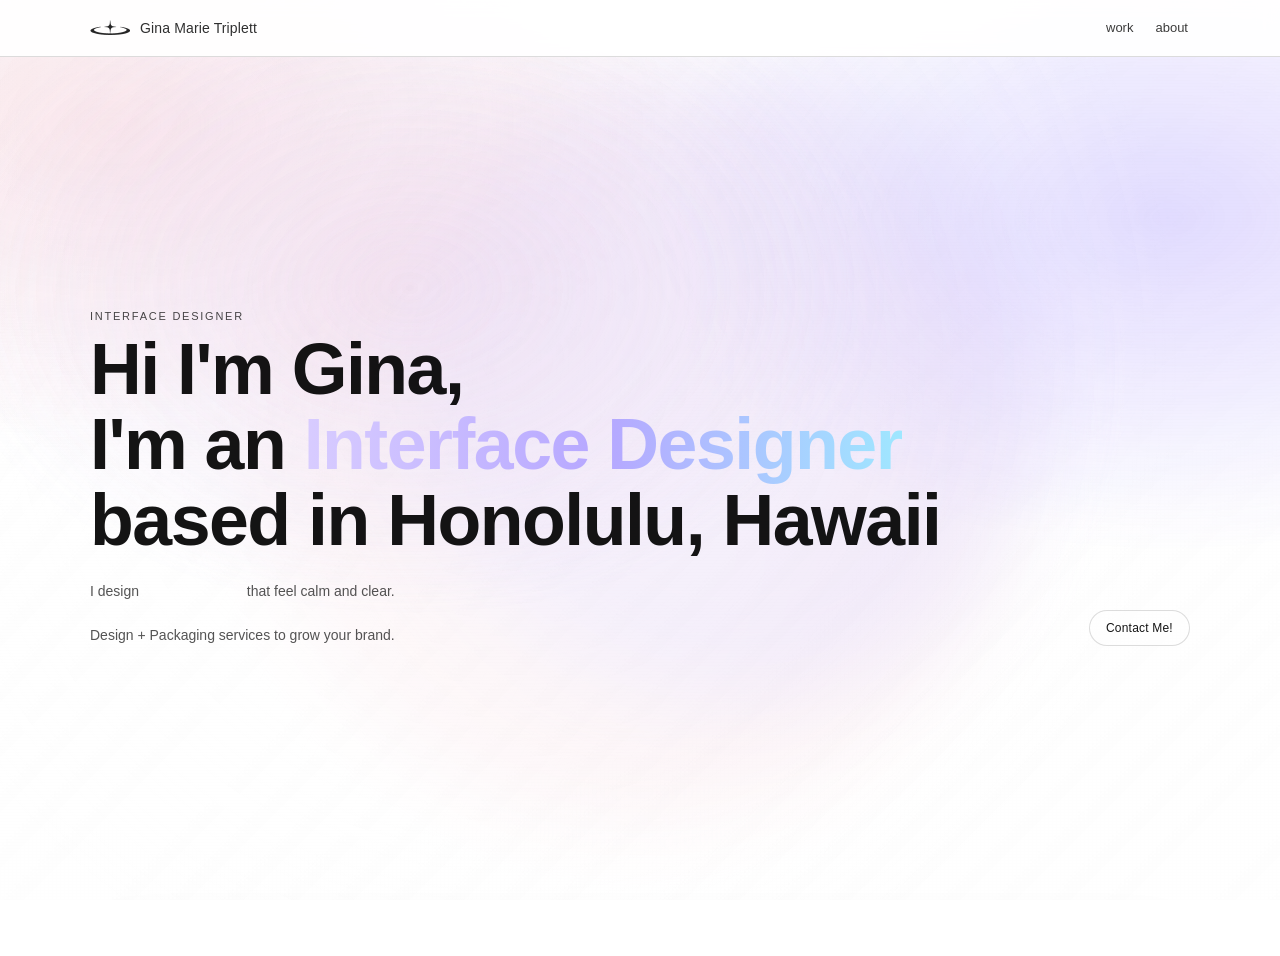
<file: index.html>
<!doctype html>
<html lang="en">

<head>
    <meta charset="utf-8" />
    <meta name="viewport" content="width=device-width,initial-scale=1" />
    <title>Gina Marie Triplett — Portfolio</title>

    <!-- CONNECT CSS -->
    <link rel="stylesheet" href="css/style.css" />
</head>

<body>

    <!-- FLUID BACKGROUND (GLOBAL) -->
    <link rel="stylesheet" href="css/fluidbackground.css" />
    <div class="bg" aria-hidden="true">
        <div class="blob blob--1"></div>
        <div class="blob blob--2"></div>
        <div class="blob blob--3"></div>
    </div>
    <script src="js/fluidbackground.js"></script>

    <!-- LOADER -->
    <link rel="stylesheet" href="css/loader.css" />
    <div class="loader" id="loader" aria-label="Loading screen" role="status">
        <div class="loader-parallax" aria-hidden="true">
            <div class="layer l1"></div>
            <div class="layer l2"></div>
            <div class="layer l3"></div>
            <div class="layer grain"></div>
        </div>

        <div class="loader-inner">
            <div class="loader-row">
                <span class="loader-brand">Gina Marie Triplett</span>
                <span class="loader-pct" id="loaderPct">0%</span>
            </div>

            <div class="loader-bar" aria-hidden="true">
                <div class="loader-fill" id="loaderFill"></div>
            </div>

            <p class="loader-sub">Loading portfolio…</p>
        </div>
    </div>
    <script src="js/loader.js"></script>

    <!-- HEADER -->
    <header class="site-header">
        <div class="wrap nav">
            <a class="brand" href="#top">
                <img src="img/star-black-2.png" alt="">
                Gina Marie Triplett</a>

            <nav class="menu" aria-label="Primary">
                <!-- <a href="#top" class="active">home</a> -->
                <a href="#projects">work</a>
                <a href="#about">about</a>
                <!-- <a href="#contact">contact</a> -->
            </nav>
        </div>

        <div class="progress" aria-hidden="true">
            <span id="progressFill"></span>
        </div>

    </header>

    <!-- SCROLL TRACKING -->
    <main class="scroll-parent" id="scroll-parent">

        <!-- HERO -->
        <section class="snap-sec hero" id="top" aria-label="Hero" data-theme="hero">
            <div class="hero-parallax" aria-hidden="true">
                <div class="layer l1"></div>
                <div class="layer l2"></div>
                <div class="layer l3"></div>
                <div class="layer grain"></div>
            </div>

            <div class="wrap hero-grid">
                <div class="hero-copy anim hero-parallax-text">
                    <p class="eyebrow">INTERFACE DESIGNER</p>

                    <h1 class="typing">
                        Hi I'm Gina,<br>
                        I'm an <span class="accent">Interface Designer</span><br>
                        based in Honolulu, Hawaii
                    </h1>

                    <!-- ENABLE ROTATOR -->
                    <link rel="stylesheet" href="css/rotator.css">
                    <p class="rotator" aria-label="Rotating tagline">
                        <span>I design</span>
                        <span class="rotator-word" id="rotWord">interfaces</span>
                        <span>that feel calm and clear.</span>
                    </p>
                    <script src="js/rotator.js"></script>

                    <p class="lead">Design + Packaging services to grow your brand.</p>
                </div>

                <div class="hero-cta anim hero-parallax-text">
                    <a class="btn btn-outline" href="#contact">Contact Me!</a>
                </div>
            </div>
        </section>

        <!-- PROJECTS -->
        <section class="snap-sec projects" id="projects" aria-label="Projects" data-theme="projects">
            <div class="wrap panel panel--glass">

                <div class="strip" aria-label="Skills banner">
                    <div class="strip-inner">
                        <div class="marquee" aria-hidden="true">
                            <span>Interface Design</span><span class="dot">•</span>
                            <span>Design Systems</span><span class="dot">•</span>
                            <span>Logo Design</span><span class="dot">•</span>
                            <span>Brand Identity</span><span class="dot">•</span>
                            <span>Packaging Strategy</span><span class="dot">•</span>
                            <span>Scroll-Trigger Transitions</span><span class="dot">•</span>
                            <span>Motion &amp; Animation</span><span class="dot">•</span>
                            <span>Interactive Prototypes</span><span class="dot">•</span>
                            <span>Responsive Web Design</span><span class="dot">•</span>
                            <span>UI Architecture</span><span class="dot">•</span>
                            <span>Thoughtful Micro-Interactions</span><span class="dot">•</span>
                            <span>Calm, Clear UX</span><span class="dot">•</span>
                            <span>Designed in Honolulu</span><span class="dot">•</span>

                            <span>Interface Design</span><span class="dot">•</span>
                            <span>Design Systems</span><span class="dot">•</span>
                            <span>Logo Design</span><span class="dot">•</span>
                            <span>Brand Identity</span><span class="dot">•</span>
                            <span>Packaging Strategy</span><span class="dot">•</span>
                            <span>Scroll-Trigger Transitions</span><span class="dot">•</span>
                            <span>Motion &amp; Animation</span><span class="dot">•</span>
                            <span>Interactive Prototypes</span><span class="dot">•</span>
                            <span>Responsive Web Design</span><span class="dot">•</span>
                            <span>UI Architecture</span><span class="dot">•</span>
                            <span>Thoughtful Micro-Interactions</span><span class="dot">•</span>
                            <span>Calm, Clear UX</span><span class="dot">•</span>
                            <span>Designed in Honolulu</span><span class="dot">•</span>
                        </div>
                    </div>
                </div>

                <div class="section-head anim">
                    <p class="eyebrow">SELECTED WORK</p>
                    <h2 class="h2">Work</h2>
                    <p class="muted">A few highlights from UI, branding, and web builds.</p>
                </div>

                <div class="grid anim" aria-label="Project grid">

                    <!-- <a class="card card--featured" href="aetherair-branding/index.html"> -->
                    <a class="card card--featured card--aether-branding" href="aetherair-branding/index.html">
                        <div class="thumb">
                            <img src="img/1-branding-airline-gate-aa.jpg"
                                alt="Aether Airlines branding shown on an airport gate sign">
                        </div>
                        <div class="meta">
                            <h3>Aether Airlines - Branding</h3>
                            <p>Logo Design, Brand Identity</p>
                        </div>
                    </a>


                    <a class="card card--aether-web" href="aetherair-website/index.html">
                        <div class="thumb">
                            <img src="img/1-aetherair-website.jpg" alt="Aether Airlines website design">
                        </div>
                        <div class="meta">
                            <h3>Aether Airlines - Website</h3>
                            <p>Responsive Web Design, UI Architecture</p>
                        </div>
                    </a>

                    <a class="card card--aether-mobile" href="aetherair-mobile/index.html">
                        <div class="thumb">
                            <img src="img/1-aetherair-mobileapp.jpg" alt="Aether Airlines mobile app design">
                        </div>
                        <div class="meta">
                            <h3>Aether Airlines - Mobile App</h3>
                            <p>Mobile Design, Airline Mobile Features</p>
                        </div>
                    </a>


                    <!-- <a class="card" href="aetherair-website/index.html">
                        <div class="thumb">
                            <img src="img/1-aetherair-website.jpg" alt="Aether Airlines website design">
                        </div>
                        <div class="meta">
                            <h3>Aether Airlines - Website</h3>
                            <p>Responsive Web Design, UI Architecture</p>
                        </div>
                    </a>

                    <a class="card" href="aetherair-mobile/index.html">
                        <div class="thumb">
                            <img src="img/1-aetherair-mobileapp.jpg" alt="Aether Airlines mobile app design">
                        </div>
                        <div class="meta">
                            <h3>Aether Airlines - Mobile App</h3>
                            <p>Mobile Design, Airline Mobile Features</p>
                        </div>
                    </a> -->

                    <a class="card" href="tourism-logo/index.html">
                        <div class="thumb">
                            <img src="img/amsterdam-thumbnail-logo.jpg" alt="Amsterdam logo design">
                        </div>
                        <div class="meta">
                            <h3>Amsterdam Logo</h3>
                            <p>Logo Design</p>
                        </div>
                    </a>

                    <a class="card" href="ll-animation/index.html">
                        <div class="thumb">
                            <img src="img/animation-yellow-bg-logo.jpg" alt="L&L animation branding">
                        </div>
                        <div class="meta">
                            <h3>L&L Animation</h3>
                            <p>Motion Graphics, Brand Identity Animation</p>
                        </div>
                    </a>

                    <a class="card" href="volt-fitness/index.html">
                        <div class="thumb">
                            <img src="img/volt-mock-logo.jpg" alt="Volt fitness tracker branding">
                        </div>
                        <div class="meta">
                            <h3>Volt Fitness Tracker</h3>
                            <p>Brand Identity, Logo Design, Website Design</p>
                        </div>
                    </a>
                </div>
            </div>
            </div>
        </section>

        <!-- ABOUT -->
        <section class="snap-sec about" id="about" aria-label="About" data-theme="about">
            <div class="wrap panel panel--glass">
                <div class="about-card anim">
                    <img class="about-img" src="img/gina-pic-dog.png" alt="Portrait of Gina Marie Triplett" />

                    <div class="about-copy">
                        <p class="eyebrow">THE CREATIVE</p>
                        <h2>About Me</h2>

                        <p class="muted">
                            I’m an interface designer based in Honolulu, focused on building clean, structured visual
                            systems for digital products. My work emphasizes clarity, consistency, and thoughtful
                            interaction design.
                        </p>

                        <p class="muted">
                            Outside of design, I’m usually at the beach, running, playing pickleball, or training at the
                            gym.
                            I also enjoy trying new foods, baking, and gaming on my Nintendo Switch.
                        </p>
                    </div>
                </div>
            </div>
        </section>

        <!-- CONTACT -->
        <section class="snap-sec contact" id="contact" aria-label="Contact" data-theme="contact">
            <div class="wrap panel panel--glass">
                <div class="contact-card anim">
                    <div class="contact-copy">
                        <p class="eyebrow">WORK TOGETHER</p>
                        <h2>Contact</h2>
                        <p class="muted">Impacting the world one design at a time.</p>

                        <div class="contact-actions">
                            <a class="btn btn-outline" href="https://www.linkedin.com/in/ginamarietriplett/"
                                target="_blank" rel="noreferrer">LinkedIn</a>
                            <a class="btn btn-outline" href="mailto:ginamarietriplett@gmail.com">Email</a>
                            <a class="btn btn-outline" href="img/ginamarietriplettresume26.pdf" target="_blank"
                                rel="noreferrer">Resume</a>
                        </div>
                    </div>
                </div>
            </div>
        </section>

        <!-- FOOTER -->
        <section class="snap-sec footer-sec" aria-label="Footer" data-theme="footer">

            <footer class="footer wrap anim">
                <div class="footer-row">

                    <!-- CENTER GROUP -->
                    <div class="footer-center">
                        <img src="img/star-black-2.png" alt="logo">

                        <span class="footer-name">
                            Gina Marie Triplett <span class="copyright">©</span>
                        </span>
                    </div>

                    <!-- RIGHT NAV -->
                    <nav class="footer-links" aria-label="Footer links">

                        <a href="#projects">Work</a>
                        <a href="#about">About</a>
                    </nav>

                </div>
            </footer>


            <!-- <footer class="footer-sec">
                <div class="wrap footer-row">

                    
                    <div class="footer-left">
                        <img src="img/star-black-2.png" alt="logo">
                        <span class="footer-name">Gina Marie Triplett</span>
                        <span class="copyright">©</span>
                    </div>

                    
                    <div class="footer-links">
                        <a href="#top">Home</a>
                        <a href="#projects">Work</a>
                        <a href="#about">About</a>
                        <a href="#contact">Contact</a>
                    </div>

                </div>
            </footer> -->


            <!-- <footer class="footer wrap anim">
                <div class="footer-row">
                    <small>© <span id="year"></span> <img src="img/star-black-2.png" alt="logo">
                        <span class="footer-name">
                            Gina Marie Triplett <span class="copyright">©</span>
                        </span>
                </div>
                <nav class="footer-links" aria-label="Footer links">
                    <a href="#top">Home</a>
                    <a href="#projects">Work</a>
                    <a href="#about">About</a>
                </nav>
                </div>
            </footer> -->
        </section>

    </main>

    <!-- ENABLE ON SCROLL TRIGGER EVENTS -->
    <link rel="stylesheet" href="css/scrolltriggers.css">
    <script src="js/scrolltriggers.js"></script>




</body>

</html>
</file>
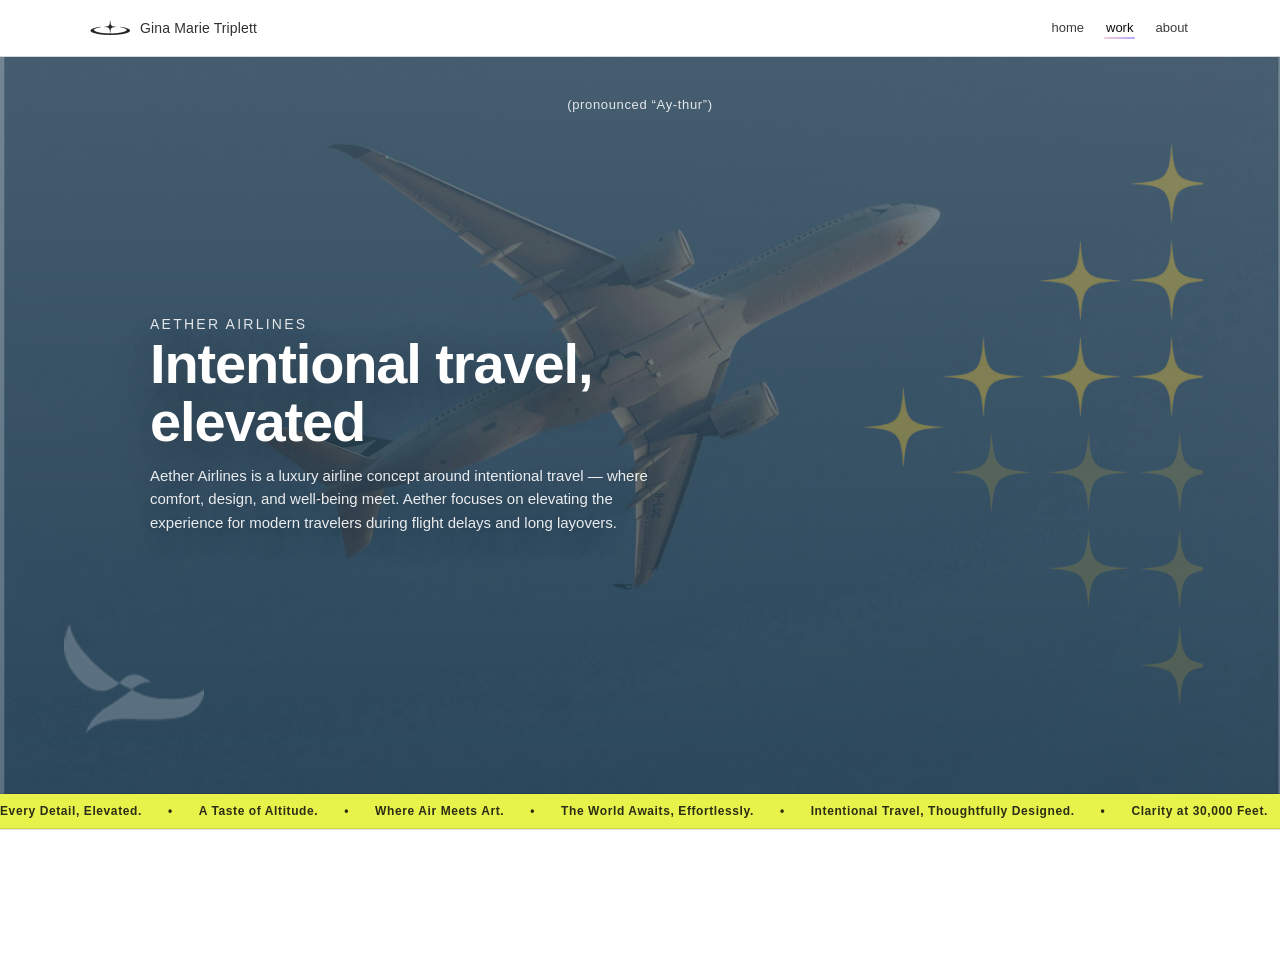
<file: aetherair-branding/index.html>
<!doctype html>
<html lang="en">

<!doctype html>
<html lang="en">

<head>
    <meta charset="utf-8" />
    <meta name="viewport" content="width=device-width,initial-scale=1" />
    <title>Aether Airlines — Case Study</title>
    <link rel="stylesheet" href="../css/style.css" />
    <link rel="stylesheet" href="../css/page-casestudy.css" />
    <link rel="stylesheet" href="../css/aether-branding.css" />
</head>

<body class="case-flat case-aetherair-branding">

    <header class="site-header">
        <div class="wrap nav">
            <a class="brand" href="../index.html#top">
                <img src="../img/star-black-2.png" alt="">Gina Marie Triplett</a>
            <nav class="menu" aria-label="Primary">
                <a href="../index.html">home</a>
                <a href="../index.html#projects" class="active">work</a>
                <a href="../index.html#about">about</a>
                <!-- <a href="../index.html#contact">contact</a> -->
            </nav>
        </div>

        <div class="progress" aria-hidden="true">
            <span id="progressFill"></span>
        </div>

    </header>

    <main id="caseMain" class="scroll-parent">



        <!-- HERO -->
        <section class="cs-hero">
            <div class="cs-hero-media">
                <img class="cs-hero-img cs-hero-stars" src="../aetherair-branding/img/1-hero-stars.png" alt=""
                    aria-hidden="true" />

                <img class="cs-hero-img cs-hero-bird" src="../aetherair-branding/img/1-hero-white-bird.png" alt=""
                    aria-hidden="true" />

                <div class="cs-hero-overlay">
                    <p class="cs-pronounce">(pronounced “Ay-thur”)</p>
                    <div class="cs-hero-copy">
                        <p class="eyebrow">AETHER AIRLINES</p>
                        <h1>Intentional travel,<br />elevated</h1>
                        <p class="cs-hero-text">
                            Aether Airlines is a luxury airline concept around intentional travel — where comfort,
                            design, and well-being meet. Aether focuses on elevating the experience for modern travelers
                            during flight delays and long layovers.
                        </p>

                        <!-- <nav class="cs-pillnav" aria-label="Case study quick nav">
                            <a href="#challenge">The Challenge</a>
                            <a href="#solution">The Solution</a>
                            <a href="#approach">My Approach</a>
                        </nav> -->
                    </div>
                </div>
            </div>

            <div class="cs-yellowbar" aria-label="Aether tagline banner">
                <div class="cs-yellowbar-inner">
                    <div class="cs-yellowbar-marquee" aria-hidden="true">
                        <span>Every Detail, Elevated.</span><span class="dot">•</span>
                        <span>A Taste of Altitude.</span><span class="dot">•</span>
                        <span>Where Air Meets Art.</span><span class="dot">•</span>
                        <span>The World Awaits, Effortlessly.</span><span class="dot">•</span>
                        <span>Intentional Travel, Thoughtfully Designed.</span><span class="dot">•</span>
                        <span>Clarity at 30,000 Feet.</span><span class="dot">•</span>
                        <span>Where Design Meets the Sky.</span><span class="dot">•</span>
                        <span>Elevating the Modern Journey.</span><span class="dot">•</span>
                        <span>Every Detail, Elevated.</span><span class="dot">•</span>
                        <span>A Taste of Altitude.</span><span class="dot">•</span>
                        <span>Where Air Meets Art.</span><span class="dot">•</span>
                        <span>The World Awaits, Effortlessly.</span><span class="dot">•</span>
                        <span>Intentional Travel, Thoughtfully Designed.</span><span class="dot">•</span>
                        <span>Clarity at 30,000 Feet.</span><span class="dot">•</span>
                        <span>Where Design Meets the Sky.</span><span class="dot">•</span>
                        <span>Elevating the Modern Journey.</span><span class="dot">•</span>
                    </div>
                </div>
            </div>
        </section>

        <!-- CREDITS -->
        <section class="cs-sec cs-credits-sec" id="credits">
            <div class="cs-credits-body">
                <div class="cs-wrap cs-credits-grid">

                    <figure class="cs-credits-img">
                        <img src="../aetherair-branding/img/1-branding-airline-gate-aa.jpg"
                            alt="Aether Airlines mockup">
                    </figure>

                    <aside class="cs-credits">
                        <h2 class="cs-h cs-credits-heading">Credits</h2>

                        <dl class="cs-dl">
                            <div>
                                <dt>Client:</dt>
                                <dd>Concept Project</dd>
                            </div>

                            <div>
                                <dt>Role:</dt>
                                <dd>Brand Identity Designer</dd>
                            </div>

                            <div>
                                <dt>Timeline:</dt>
                                <dd>14 Weeks</dd>
                            </div>

                            <div>
                                <dt>Tools:</dt>
                                <dd>Illustrator</dd>
                            </div>

                            <div>
                                <dt>Deliverable:</dt>
                                <dd>Logo System, Branding, Visual Identity</dd>
                            </div>

                            <div>
                                <dt>Tags:</dt>
                                <dd>Brand Strategy, Visual Identity, Logo Design, Packaging</dd>
                            </div>
                        </dl>
                    </aside>

                </div>
            </div>
        </section>

        <!-- THE CHALLENGE -->
        <section class="cs-sec cs-story cs-story--challenge" id="challenge">
            <div class="cs-wrap cs-story-grid">
                <div class="cs-story-head">
                    <h2 class="cs-story-title">The Challenge</h2>
                </div>

                <div class="cs-story-body">
                    <p class="cs-text">
                        Airlines usually focus on being fast and loud, but Aether focuses on the vibe. The challenge was
                        making it feel “quiet luxury”—intentional and nice, but still friendly and easy to use.
                    </p>
                </div>
            </div>
        </section>

        <!-- THE SOLUTION -->
        <section class="cs-sec cs-story cs-story--solution" id="solution">
            <div class="cs-wrap cs-story-grid">
                <div class="cs-story-body">
                    <p class="cs-text">
                        I built a brand system that’s all about softness and clarity. I used clean fonts and calm colors
                        to
                        make the whole experience feel lighter and less overwhelming—less “flashy” and more “quietly
                        confident.”
                    </p>
                </div>

                <div class="cs-story-head">
                    <h2 class="cs-story-title">The Solution</h2>
                </div>
            </div>
        </section>

        <!-- MY APPROACH -->


        <section class="cs-sec cs-approach" id="approach">
            <div class="cs-wrap">
                <h2 class="cs-story-title">My Approach</h2>

                <div class="steps steps-editorial">
                    <!-- 1 -->
                    <div class="step step-vibe">
                        <div class="step-copy">
                            <h3>Leading with the Vibe</h3>
                            <p class="cs-text">
                                Airports are stressful, so I designed Aether to be the opposite. I focused on a vibe
                                that feels calm and quiet luxury, making the brand feel composed and easy instead of
                                rushed and loud.
                            </p>
                        </div>

                        <div class="step-media step-core">
                            <img src="../aetherair-branding/img/fonts_coreattributes-2.jpg"
                                alt="Aether Airlines core attributes">
                        </div>
                    </div>

                    <!-- 2 -->
                    <div class="step step-logo">
                        <div class="step-media step-media-logo">
                            <img src="../aetherair-branding/img/sketches.jpg" alt="Sketch exploration">
                            <img src="../aetherair-branding/img/bird-logo-sketch.png" alt="Bird logo sketch">
                        </div>

                        <div class="step-copy">
                            <h3>Creating a Simple Logo</h3>
                            <p class="cs-text">
                                I kept the logo light and clean to match the feeling of easy travel. The final mark
                                balances simplicity and precision, creating a modern identity that feels elevated
                                without becoming overly complex.
                            </p>
                        </div>
                    </div>

                    <!-- 3 -->
                    <div class="step step-visuals">
                        <div class="step-copy">
                            <h3>Keeping Visuals Minimal</h3>
                            <p class="cs-text">
                                Soft colors and clean typography help reinforce a calm and polished tone. Together,
                                these elements create a minimal visual system that feels intentional, refined, and easy
                                to move through.
                            </p>
                        </div>

                        <div class="step-visuals-media">
                            <div class="step-media step-palette-display">
                                <img src="../aetherair-branding/img/8-colors-aa-2.png" alt="Color palette">

                            </div>
                        </div>

                        <div class="step-visuals-assets">


                            <div class="cs-asset cs-asset--typeface step-typeface-centered">
                                <img src="../aetherair-branding/img/8-typeface-aa.png" alt="Typeface system">
                                <img src="../aetherair-branding/img/8-shapes-aa-2.png" class="shapes-img"
                                    alt="Aether Airlines Shapes and Patterns">
                            </div>

                            <div class="step-media step-logo-variations">
                                <img src="../aetherair-branding/img/5-white-logo-title-aa-blue-bg.png"
                                    alt="Logo variation 1">
                                <img src="../aetherair-branding/img/5-color-logo-title-aa.png" alt="Logo variation 2">
                                <img src="../aetherair-branding/img/5-white-logo-title-aa.png" alt="Logo variation 3">
                            </div>

                        </div>
                    </div>
                </div>
            </div>
        </section>



        <!-- CONCLUSION -->
        <section class="cs-sec" id="conclusion">
            <div class="cs-wrap cs-two">
                <div class="cs-story-head">
                    <h2 class="cs-story-title">Final Thoughts</h2>
                </div>
                <p class="cs-text">
                    Aether Airlines reflects how I approach branding as more than just visuals — it’s about shaping the
                    full experience.
                    I’m especially interested in how design can create a sense of calm and clarity in high-stress
                    moments like travel.
                    This project shows how I take an abstract idea and turn it into something thoughtful, cohesive, and
                    easy to use.
                    Looking ahead, Aether could extend naturally into digital booking, environmental graphics, and
                    in-flight experiences.
                </p>
            </div>

            <div class="cs-wrap cs-center">
                <img src="../aetherair-branding/img/3-boardingpasses-mockups-collage-aa.jpg"
                    alt="Aether Airlines boarding passes and mock ups" class="cs-large-image">
            </div>
        </section>

        <!-- BOTTOM NAV -->
        <section class="cs-bottom">
            <div class="cs-wrap cs-bottom-under">
                <a href="../index.html#projects" class="btn btn-outline">
                    Back to Work
                </a>

                <a href="../aetherair-website/index.html" class="btn btn-outline"
                    style="justify-self:end; text-align:right;">
                    Aether Airlines Website
                </a>
            </div>
        </section>

    </main>


    <!-- ENABLE ON SCROLL TRIGGER EVENTS -->
    <link rel="stylesheet" href="../css/scrolltriggers.css">
    <script src="../js/scrolltriggers.js"></script>

</body>

</html>
</file>
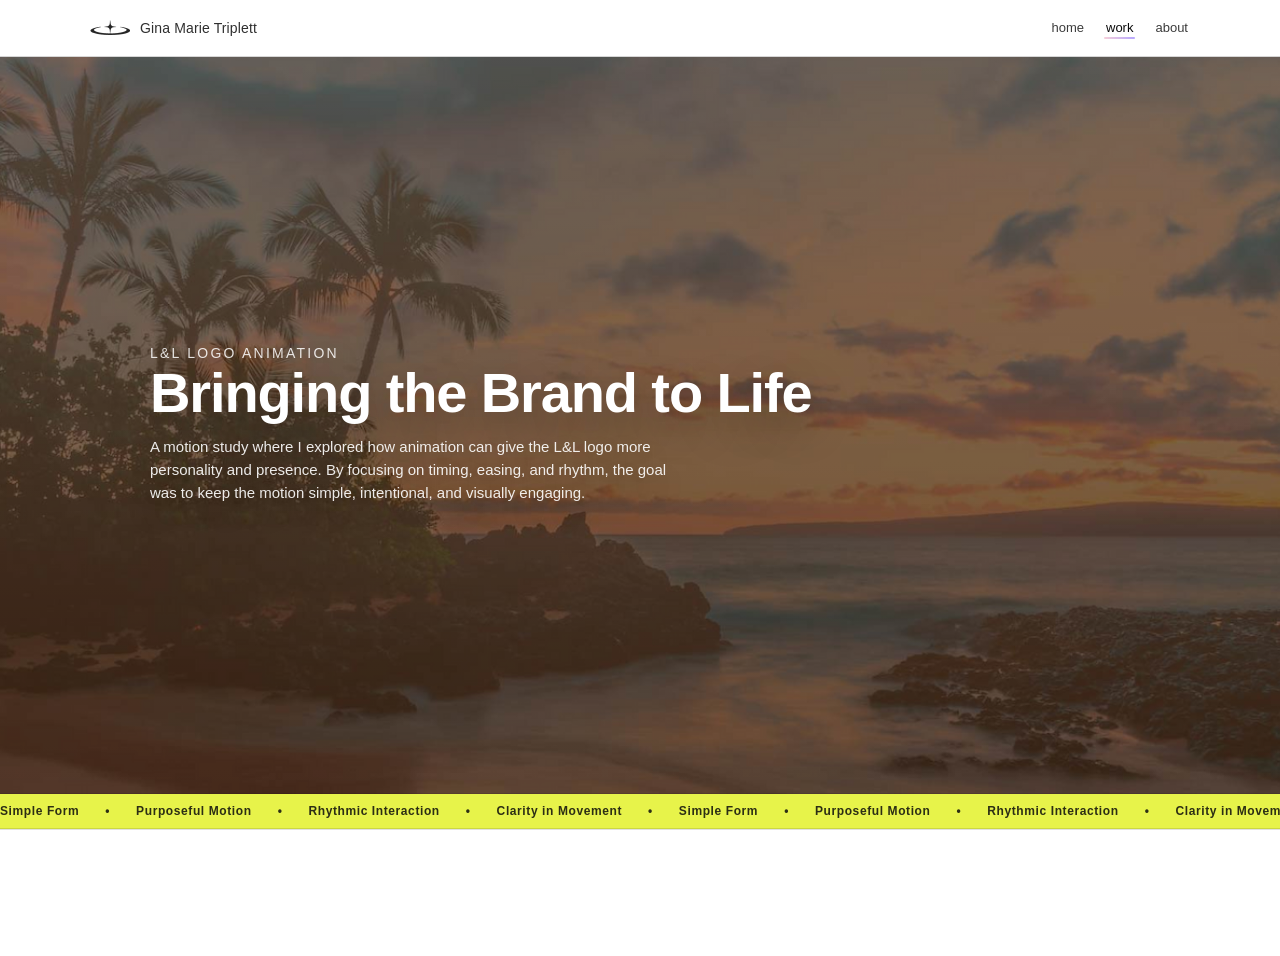
<file: ll-animation/index.html>
<!doctype html>
<html lang="en">

<head>
    <meta charset="utf-8" />
    <meta name="viewport" content="width=device-width,initial-scale=1" />
    <title>L&L - Animation</title>
    <link rel="stylesheet" href="../css/style.css" />
    <link rel="stylesheet" href="../css/page-casestudy.css" />


</head>

<body class="case-flat case-ll-animation">

    <header class="site-header">
        <div class="wrap nav">
            <a class="brand" href="../index.html#top">
                <img src="../img/star-black-2.png" alt="">Gina Marie Triplett</a>
            <nav class="menu" aria-label="Primary">
                <a href="../index.html">home</a>
                <a href="../index.html#projects" class="active">work</a>
                <a href="../index.html#about">about</a>
                <!-- <a href="../index.html#contact">contact</a> -->
            </nav>
        </div>

        <div class="progress" aria-hidden="true">
            <span id="progressFill"></span>
        </div>

    </header>

    <main id="caseMain" class="scroll-parent">

        <!-- HERO -->
        <section class="cs-hero">
            <div class="cs-hero-media">


                <div class="cs-hero-overlay">
                    <div class="cs-hero-copy">
                        <p class="eyebrow">L&L LOGO ANIMATION</p>
                        <h1>Bringing the Brand to Life</h1>
                        <p class="cs-hero-text">
                            A motion study where I explored how animation can give the L&L logo more personality and
                            presence. By focusing on
                            timing, easing, and rhythm, the goal was to keep the motion simple, intentional, and
                            visually engaging.
                        </p>

                        <!-- <nav class="cs-pillnav" aria-label="Case study quick nav">
                            <a href="#challenge">The Challenge</a>
                            <a href="#solution">The Solution</a>
                            <a href="#approach">My Approach</a>
                        </nav> -->
                    </div>
                </div>
            </div>

            <div class="cs-yellowbar" aria-label="Aether tagline banner">
                <div class="cs-yellowbar-inner">
                    <div class="cs-yellowbar-marquee" aria-hidden="true">
                        <span>Simple Form</span><span class="dot">•</span>
                        <span>Purposeful Motion</span><span class="dot">•</span>
                        <span>Rhythmic Interaction</span><span class="dot">•</span>
                        <span>Clarity in Movement</span><span class="dot">•</span>

                        <span>Simple Form</span><span class="dot">•</span>
                        <span>Purposeful Motion</span><span class="dot">•</span>
                        <span>Rhythmic Interaction</span><span class="dot">•</span>
                        <span>Clarity in Movement</span><span class="dot">•</span>

                        <span>Simple Form</span><span class="dot">•</span>
                        <span>Purposeful Motion</span><span class="dot">•</span>
                        <span>Rhythmic Interaction</span><span class="dot">•</span>
                        <span>Clarity in Movement</span><span class="dot">•</span>

                        <span>Simple Form</span><span class="dot">•</span>
                        <span>Purposeful Motion</span><span class="dot">•</span>
                        <span>Rhythmic Interaction</span><span class="dot">•</span>
                        <span>Clarity in Movement</span><span class="dot">•</span>
                    </div>
                </div>
        </section>

        <!-- CREDITS -->
        <section class="cs-sec cs-credits-sec" id="credits">
            <div class="cs-credits-body">
                <div class="cs-wrap cs-credits-grid">

                    <figure class="cs-credits-img">
                        <img src="../ll-animation/img/ll-tv-mock.jpg" alt="L+L logo animation">
                    </figure>

                    <aside class="cs-credits">
                        <h2 class="cs-h cs-credits-heading">Credits</h2>

                        <dl class="cs-dl">
                            <div>
                                <dt>Client:</dt>
                                <dd>Concept Project</dd>
                            </div>

                            <div>
                                <dt>Role:</dt>
                                <dd>Motion Designer</dd>
                            </div>

                            <div>
                                <dt>Timeline:</dt>
                                <dd>8 Weeks</dd>
                            </div>

                            <div>
                                <dt>Tools:</dt>
                                <dd>After Effects, Photoshop</dd>
                            </div>

                            <div>
                                <dt>Deliverable:</dt>
                                <dd>Logo Animation</dd>
                            </div>

                            <div>
                                <dt>Tags:</dt>
                                <dd>Logo Animation, Motion Design</dd>
                            </div>
                        </dl>
                    </aside>

                </div>
            </div>
        </section>

        <!-- THE CHALLENGE -->
        <section class="cs-sec cs-story cs-story--challenge" id="challenge">
            <div class="cs-wrap cs-story-grid">
                <div class="cs-story-head">
                    <h2 class="cs-story-title">The Challenge</h2>
                </div>

                <div class="cs-story-body">
                    <p class="cs-text">
                        How can a simple logo like L&L be brought to life through motion without losing what makes it
                        recognizable?
                    </p>
                </div>
            </div>


        </section>

        <!-- THE SOLUTION -->
        <section class="cs-sec cs-story cs-story--solution" id="solution">
            <div class="cs-wrap cs-story-grid">
                <div class="cs-story-body">
                    <p class="cs-text">
                        I created an animation that emphasizes rhythm and motion through a sequence of reveal, bounce,
                        and
                        secondary shape movement. Each animated moment was designed to support clarity and personality
                        while
                        retaining the original mark’s integrity.
                    </p>
                </div>

                <div class="cs-story-head">
                    <h2 class="cs-story-title">The Solution</h2>
                </div>

            </div>

        </section>

        <!-- MY APPROACH -->
        <section class="cs-sec cs-approach" id="approach">
            <div class="cs-wrap">
                <h2 class="cs-story-title">My Approach</h2>

                <div class="steps steps-editorial">

                    <!-- 1 -->
                    <div class="step step-vibe">
                        <div class="step-copy">
                            <h3>Starting with Motion Intent</h3>
                            <p class="cs-text">
                                I began by defining how the logo should feel in motion — energetic, rhythmic, and
                                expressive — while still staying true to its simple form.
                            </p>
                        </div>

                        <div class="step-media step-core">
                            <img src="../ll-animation/img/5-animation-process-storyboard.jpg" alt="Original L&L Logo"
                                class="cs-ll-small">
                        </div>
                    </div>

                    <!-- 2 -->
                    <div class="step step-logo">
                        <div class="step-media step-media-logo">
                            <img src="../ll-animation/img/ll-animation-adobe.gif" alt="L&L Storyboard Sketches"
                                class="cs-sketch-medium">
                        </div>

                        <div class="step-copy">
                            <h3>Keeping Motion Purposeful</h3>
                            <p class="cs-text">
                                Every movement was intentional. Instead of over-animating, I focused on simple
                                transitions that support clarity and keep the logo recognizable.
                            </p>
                        </div>
                    </div>

                    <!-- 3 -->
                    <div class="step step-visuals">
                        <div class="step-copy">
                            <h3>Refining the Details</h3>
                            <p class="cs-text">
                                Timing, easing, and spacing were adjusted to create a smooth, balanced rhythm —
                                making the animation feel natural, responsive, and polished.
                            </p>
                        </div>

                        <div class="step-visuals-media">
                            <!-- <div class="step-media step-palette-display">
                                <figure>
                                    <img src="../ll-animation/img/1-animation-process-styleframes-balltoboard.gif"
                                        alt="L&L part 1">
                                    <figcaption>Bouncing Ball to Board</figcaption>
                                </figure>

                                <figure>
                                    <img src="../ll-animation/img/2-animation-process-styleframes-smiley.gif"
                                        alt="L&L part 2">
                                    <figcaption>Surfboard to Smiley</figcaption>
                                </figure>

                                <figure>
                                    <img src="../ll-animation/img/3-animation-process-styleframes-shapetoletter.gif"
                                        alt="L&L part 3">
                                    <figcaption>Shape to Letterform</figcaption>
                                </figure>
                            </div> -->
                        </div>
                    </div>

                </div>
            </div>
        </section>
        <!-- animation sequence -->
        <div class="step-visuals-media">
            <div class="cs-wrap cs-pack-row">

                <figure>
                    <img src="../ll-animation/img/1-animation-process-styleframes-balltoboard.gif" alt="L&L part 1">
                    <figcaption>Bouncing Ball to Board</figcaption>
                </figure>

                <figure>
                    <img src="../ll-animation/img/2-animation-process-styleframes-smiley.gif" alt="L&L part 2">
                    <figcaption>Surfboard to Smiley</figcaption>
                </figure>

                <figure>
                    <img src="../ll-animation/img/3-animation-process-styleframes-shapetoletter.gif" alt="L&L part 3">
                    <figcaption>Shape to Letterform</figcaption>
                </figure>

            </div>
        </div>
        </div>
        </section>

        <!-- CONCLUSION -->
        <section class="cs-sec" id="conclusion">
            <div class="cs-wrap cs-two">
                <div class="cs-story-head">
                    <h2 class="cs-story-title">Final Thoughts</h2>
                </div>
                <p class="cs-text">
                    This project explores how motion can elevate a static logo into something more expressive. By
                    keeping the animation
                    simple and intentional, the result feels clear, engaging, and true to the brand.
                </p>
            </div>

            <div class="cs-wrap cs-center">
                <img src="../ll-animation/img/4-animation-project-overview.gif" alt="L+L logo animation"
                    class="cs-large-image">
            </div>
        </section>

        <!-- BOTTOM NAV -->

        <section class="cs-bottom">
            <div class="cs-wrap cs-bottom-under">
                <a href="../tourism-logo/index.html" class="btn btn-outline">
                    Amsterdam Logo Design
                </a>

                <a href="../volt-fitness/index.html" class="btn btn-outline"
                    style="justify-self:end; text-align:right;">
                    Volt Fitness
                </a>
            </div>
        </section>



    </main>


    <!-- ENABLE ON SCROLL TRIGGER EVENTS -->
    <link rel="stylesheet" href="../css/scrolltriggers.css">
    <script src="../js/scrolltriggers.js"></script>

</body>

</html>
</file>
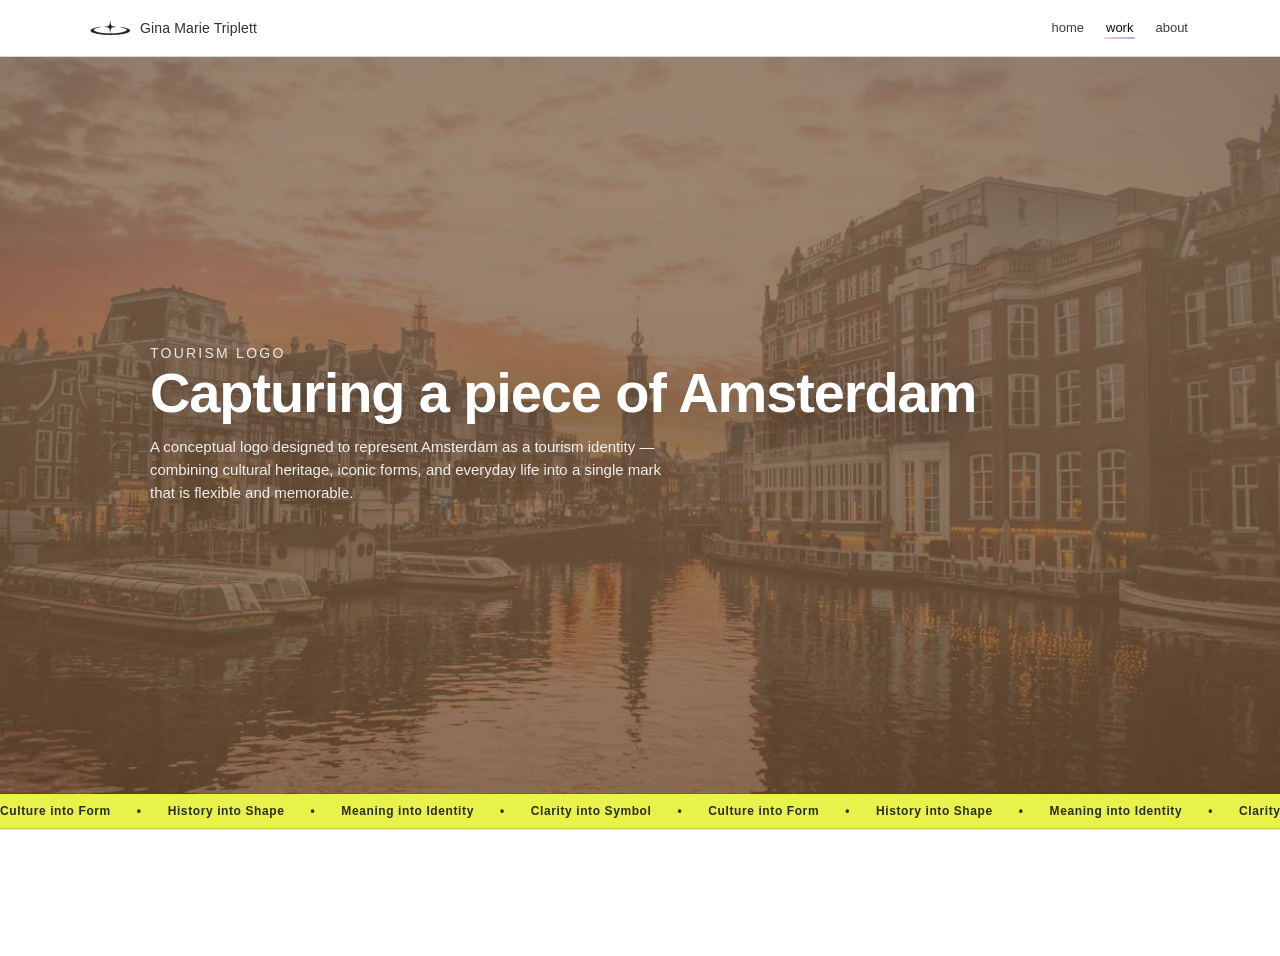
<file: tourism-logo/index.html>
<!doctype html>
<html lang="en">

<head>
    <meta charset="utf-8" />
    <meta name="viewport" content="width=device-width,initial-scale=1" />
    <title>Amsterdam - Tourism Logo</title>
    <link rel="stylesheet" href="../css/style.css" />
    <link rel="stylesheet" href="../css/page-casestudy.css" />


</head>

<body class="case-flat case-tourism-logo">

    <header class="site-header">
        <div class="wrap nav">
            <a class="brand" href="../index.html#top">
                <img src="../img/star-black-2.png" alt="">
                Gina Marie Triplett</a>
            <nav class="menu" aria-label="Primary">
                <a href="../index.html">home</a>
                <a href="../index.html#projects" class="active">work</a>
                <a href="../index.html#about">about</a>
                <!-- <a href="../index.html#contact">contact</a> -->
            </nav>
        </div>

        <div class="progress" aria-hidden="true">
            <span id="progressFill"></span>
        </div>

    </header>

    <main id="caseMain" class="scroll-parent">

        <!-- HERO -->
        <section class="cs-hero">
            <div class="cs-hero-media">
                <!-- <img class="cs-hero-img cs-hero-stars" src="../aetherair-branding/img/1-hero-stars.png" alt=""
                    aria-hidden="true" />

                <img class="cs-hero-img cs-hero-bird" src="../aetherair-branding/img/1-hero-white-bird.png" alt=""
                    aria-hidden="true" /> -->

                <div class="cs-hero-overlay">
                    <div class="cs-hero-copy">
                        <p class="eyebrow">TOURISM LOGO</p>
                        <h1>Capturing a piece of Amsterdam</h1>
                        <p class="cs-hero-text">
                            A conceptual logo designed to represent Amsterdam as a tourism identity — combining cultural
                            heritage, iconic forms, and everyday life into a single mark that is flexible and memorable.
                        </p>

                        <!-- <nav class="cs-pillnav" aria-label="Case study quick nav">
                            <a href="#challenge">The Challenge</a>
                            <a href="#solution">The Solution</a>
                            <a href="#approach">My Approach</a>
                        </nav> -->
                    </div>
                </div>
            </div>

            <div class="cs-yellowbar" aria-label="Aether tagline banner">
                <div class="cs-yellowbar-inner">
                    <div class="cs-yellowbar-marquee" aria-hidden="true">
                        <span>Culture into Form</span><span class="dot">•</span>
                        <span>History into Shape</span><span class="dot">•</span>
                        <span>Meaning into Identity</span><span class="dot">•</span>
                        <span>Clarity into Symbol</span><span class="dot">•</span>

                        <span>Culture into Form</span><span class="dot">•</span>
                        <span>History into Shape</span><span class="dot">•</span>
                        <span>Meaning into Identity</span><span class="dot">•</span>
                        <span>Clarity into Symbol</span><span class="dot">•</span>

                        <span>Culture into Form</span><span class="dot">•</span>
                        <span>History into Shape</span><span class="dot">•</span>
                        <span>Meaning into Identity</span><span class="dot">•</span>
                        <span>Clarity into Symbol</span>
                    </div>
                </div>
            </div>
        </section>

        <!-- CREDITS -->
        <!-- CREDITS -->
        <section class="cs-sec cs-credits-sec" id="credits">
            <div class="cs-credits-body">
                <div class="cs-wrap cs-credits-grid">

                    <!-- ✅ FIXED: use cs-credits-img -->
                    <figure class="cs-credits-img">
                        <img src="../tourism-logo/img/1-mock-tourism.jpg" alt="Tourism mockup">
                    </figure>

                    <aside class="cs-credits">
                        <h2 class="cs-h cs-credits-heading">Credits</h2>

                        <dl class="cs-dl">
                            <div>
                                <dt>Client:</dt>
                                <dd>Concept Project</dd>
                            </div>

                            <div>
                                <dt>Role:</dt>
                                <dd>Graphic Designer</dd>
                            </div>

                            <div>
                                <dt>Timeline:</dt>
                                <dd>5 Weeks</dd>
                            </div>

                            <div>
                                <dt>Tools:</dt>
                                <dd>Illustrator</dd>
                            </div>

                            <div>
                                <dt>Deliverable:</dt>
                                <dd>Logo & Brand Exploration</dd>
                            </div>

                            <div>
                                <dt>Tags:</dt>
                                <dd>Logo Design, Branding, Graphic Design</dd>
                            </div>
                        </dl>
                    </aside>

                </div>
            </div>
        </section>

        <!-- THE CHALLENGE -->
        <section class="cs-sec cs-story cs-story--challenge" id="challenge">
            <div class="cs-wrap cs-story-grid">
                <div class="cs-story-head">
                    <h2 class="cs-story-title">The Challenge</h2>
                </div>

                <div class="cs-story-body">
                    <p class="cs-text">
                        How can one symbol represent the identity of Amsterdam — its culture, history, and unique
                        character — in a way that feels authentic and timeless?
                    </p>
                </div>
            </div>


        </section>
        <!-- THE SOLUTION -->
        <section class="cs-sec cs-story cs-story--solution" id="solution">
            <div class="cs-wrap cs-story-grid">
                <div class="cs-story-body">
                    <p class="cs-text">
                        I designed a logo inspired by Amsterdam’s core elements—water, bridges, cycling, tulips, and
                        cultural heritage—resulting in a simple, expressive mark that reflects the city’s identity.
                    </p>
                </div>

                <div class="cs-story-head">
                    <h2 class="cs-story-title">The Solution</h2>
                </div>
            </div>
        </section>

        <!-- MY APPROACH -->
        <section class="cs-sec cs-approach" id="approach">
            <div class="cs-wrap">
                <h2 class="cs-story-title">My Approach</h2>

                <div class="steps steps-editorial">

                    <!-- 1 -->
                    <div class="step step-vibe">
                        <div class="step-copy">
                            <h3>Starting with the City’s Vibe</h3>
                            <p class="cs-text">
                                I started by looking at what makes Amsterdam feel like Amsterdam—its canals, bridges,
                                bikes, tulips, and cultural character. The goal was to find visual elements that felt
                                recognizable without making the logo feel too literal.
                            </p>
                        </div>

                        <div class="step-media step-core">
                            <img src="../tourism-logo/img/1-tourism-sketches.jpg" alt="Amsterdam sketch exploration"
                                class="cs-sketch-small">
                        </div>
                    </div>

                    <!-- 2 -->
                    <div class="step step-logo">
                        <div class="step-media step-media-logo">
                            <img src="../tourism-logo/img/tourism-adobe-3.jpg" alt="Amsterdam logo workspace mockup"
                                class="cs-sketch-small">
                        </div>

                        <div class="step-copy">
                            <h3>Pulling Out the Core Elements</h3>
                            <p class="cs-text">
                                I focused on a few key motifs—canals, bridges, tulips, and cycling—to build a stronger
                                visual direction. Keeping the concept focused helped the final mark feel more
                                intentional and clear.
                            </p>
                        </div>
                    </div>

                    <!-- 3 -->
                    <div class="step step-visuals">
                        <div class="step-copy">
                            <h3>Keeping It Simple but Expressive</h3>
                            <p class="cs-text">
                                I used abstract shapes to create a logo that feels clean, modern, and connected to the
                                city.
                                The final mark keeps things minimal while still capturing Amsterdam’s personality in a
                                more
                                thoughtful way.
                            </p>
                        </div>

                        <div class="step-visuals-media">
                            <div class="step-media step-palette-display">
                                <img src="../tourism-logo/img/amsterdam logos.jpg"
                                    alt="Amsterdam tourism logo variations" class="cs-sketch-small">
                            </div>
                        </div>
                    </div>

                </div>
            </div>
        </section>

        <!-- CONCLUSION -->
        <section class="cs-sec" id="conclusion">
            <div class="cs-wrap cs-two">
                <div class="cs-story-head">
                    <h2 class="cs-story-title">Final Thoughts</h2>
                </div>
                <p class="cs-text">
                    This logo distills Amsterdam’s identity into a single, adaptable brand mark. The result balances
                    cultural storytelling with visual clarity, demonstrating an ability to design meaningful logos that
                    are both rooted in research and visually striking.
                </p>
            </div>

            <div class="cs-wrap volt-hifi-marquee">
                <div class="volt-hifi-track">

                    <img src="../tourism-logo/img/toursim_totebag.jpg">
                    <img src="../tourism-logo/img/tourism-store-bag.jpg">
                    <img src="../tourism-logo/img/tourism-mug.jpg">
                    <img src="../tourism-logo/img/tourism-window-store-sign.jpg">
                    <img src="../tourism-logo/img/tourism_day-streetsign.jpg">

                    <!-- DUPLICATE for seamless loop -->
                    <img src="../tourism-logo/img/toursim_totebag.jpg">
                    <img src="../tourism-logo/img/tourism-store-bag.jpg">
                    <img src="../tourism-logo/img/tourism-mug.jpg">
                    <img src="../tourism-logo/img/tourism-window-store-sign.jpg">
                    <img src="../tourism-logo/img/tourism_day-streetsign.jpg">

                </div>
            </div>

            <!-- <div class="cs-wrap cs-pack-row">
                <img src="../tourism-logo/img/2-black-white-tourism-logo.jpg" alt="Logo variation 1">
                <img src="../tourism-logo/img/1-black-background-white-tourism-logo.jpg" alt="Logo variation 2">
                <img src="../tourism-logo/img/3-blue-tourism-logo.jpg" alt="Logo variation 3">
            </div> -->

            <!-- <div class="cs-wrap cs-center">
                <img src="../tourism-logo/img/tourism-store-sign.jpg" alt="Amsterdam tourism store sign"
                    class="cs-large-image">
                <img src="../tourism-logo/img/tourism-window-store-sign.jpg" alt="Amsterdam tourism window store sign"
                    class="cs-large-image">
                <img src="../tourism-logo/img/tourism-store-bag.jpg" alt="Amsterdam tourism store bag mockup"
                    class="cs-large-image">
                <img src="../tourism-logo/img/tourism-mug.jpg" alt="Amsterdam tourism mug mockup"
                    class="cs-large-image">
            </div> -->

        </section>

        <!-- BOTTOM NAV -->
        <section class="cs-bottom">
            <div class="cs-wrap cs-bottom-under">
                <a href="../aetherair-mobile/index.html" class="btn btn-outline">
                    Aether Airlines Mobile App
                </a>

                <a href="../ll-animation/index.html" class="btn btn-outline"
                    style="justify-self:end; text-align:right;">
                    L&L Logo Animation
                </a>
            </div>
        </section>

    </main>


    <!-- ENABLE ON SCROLL TRIGGER EVENTS -->
    <link rel="stylesheet" href="../css/scrolltriggers.css">
    <script src="../js/scrolltriggers.js"></script>

</body>

</html>
</file>
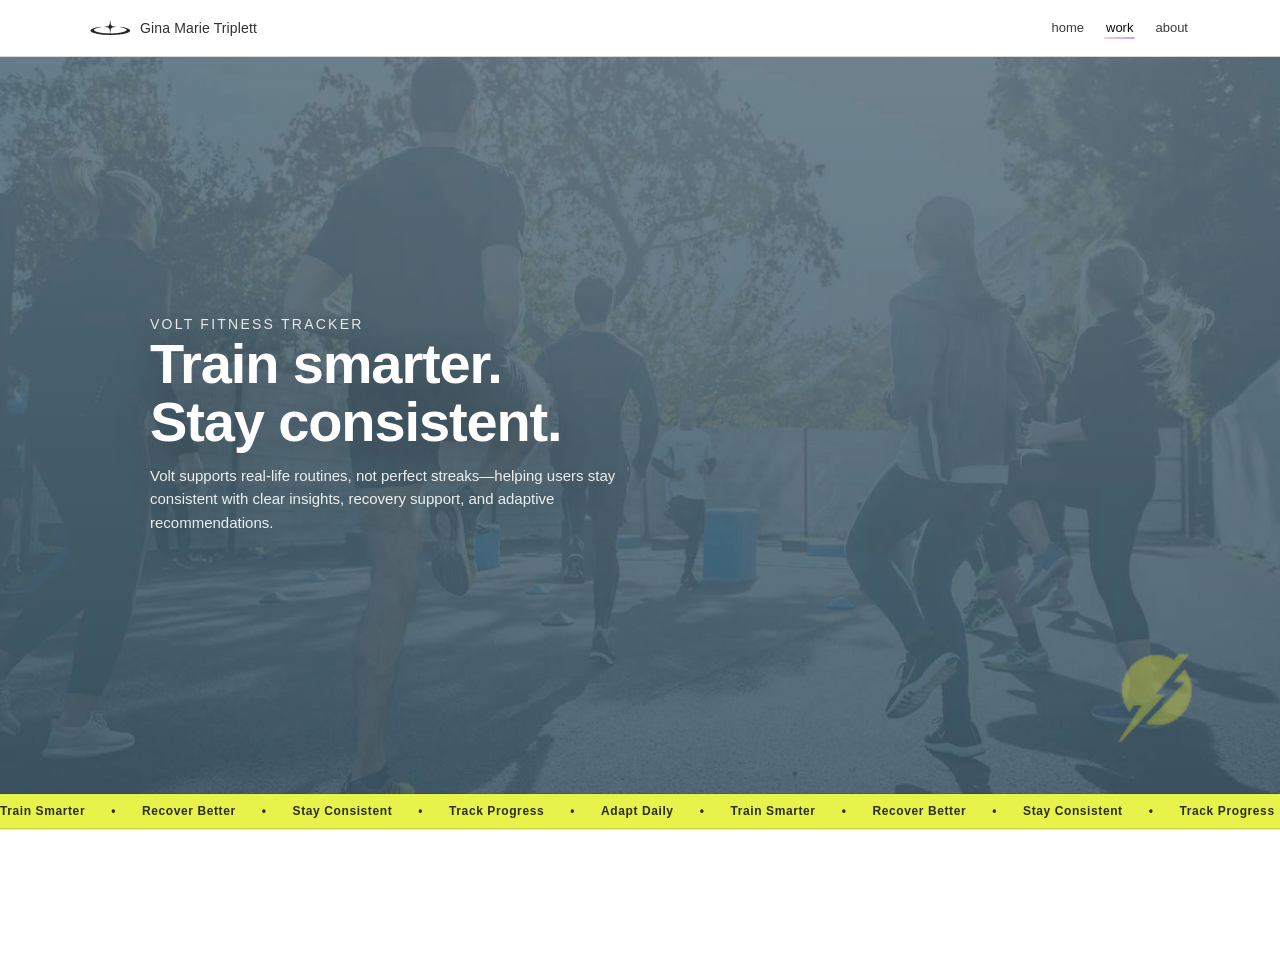
<file: volt-fitness/index.html>
<!doctype html>
<html lang="en">

<head>
    <meta charset="utf-8" />
    <meta name="viewport" content="width=device-width,initial-scale=1" />
    <title>Volt - Intelligent Fitness Tracker</title>
    <link rel="stylesheet" href="../css/style.css" />
    <link rel="stylesheet" href="../css/page-casestudy.css" />


</head>

<body class="case-flat case-volt-fitness">

    <header class="site-header">
        <div class="wrap nav">
            <a class="brand" href="../index.html#top">
                <img src="../img/star-black-2.png" alt="">
                Gina Marie Triplett</a>
            <nav class="menu" aria-label="Primary">
                <a href="../index.html">home</a>
                <a href="../index.html#projects" class="active">work</a>
                <a href="../index.html#about">about</a>
                <!-- <a href="../index.html#contact">contact</a> -->
            </nav>
        </div>

        <div class="progress" aria-hidden="true">
            <span id="progressFill"></span>
        </div>

    </header>

    <main id="caseMain" class="scroll-parent">

        <!-- HERO -->
        <section class="cs-hero">
            <div class="cs-hero-media">

                <img class="cs-hero-img cs-hero-volt-logo" src="../volt-fitness/img/volt_neonyellow_logo.png" alt=""
                    aria-hidden="true" />

                <div class="cs-hero-overlay">

                    <div class="cs-hero-copy">
                        <p class="eyebrow">VOLT FITNESS TRACKER</p>
                        <h1>Train smarter.<br />Stay consistent.</h1>
                        <p class="cs-hero-text">
                            Volt supports real-life routines, not perfect streaks—helping users stay consistent with
                            clear insights,
                            recovery support, and adaptive recommendations.
                        </p>

                        <!-- <nav class="cs-pillnav" aria-label="Case study quick nav">
                            <a href="#challenge">The Challenge</a>
                            <a href="#solution">The Solution</a>
                            <a href="#approach">My Approach</a>
                        </nav> -->
                    </div>
                </div>
            </div>

            <div class="cs-yellowbar" aria-label="Aether tagline banner">
                <div class="cs-yellowbar-inner">
                    <div class="cs-yellowbar-marquee" aria-hidden="true">
                        <span>Train Smarter</span><span class="dot">•</span>
                        <span>Recover Better</span><span class="dot">•</span>
                        <span>Stay Consistent</span><span class="dot">•</span>
                        <span>Track Progress</span><span class="dot">•</span>
                        <span>Adapt Daily</span><span class="dot">•</span>

                        <span>Train Smarter</span><span class="dot">•</span>
                        <span>Recover Better</span><span class="dot">•</span>
                        <span>Stay Consistent</span><span class="dot">•</span>
                        <span>Track Progress</span><span class="dot">•</span>
                        <span>Adapt Daily</span><span class="dot">•</span>

                        <span>Train Smarter</span><span class="dot">•</span>
                        <span>Recover Better</span><span class="dot">•</span>
                        <span>Stay Consistent</span><span class="dot">•</span>
                        <span>Track Progress</span><span class="dot">•</span>
                        <span>Adapt Daily</span><span class="dot">•</span>
                    </div>
                </div>
            </div>
        </section>

        <!-- CREDITS -->
        <section class="cs-sec cs-credits-sec" id="credits">
            <div class="cs-credits-body">
                <div class="cs-wrap cs-credits-grid">

                    <figure class="cs-credits-img">
                        <img src="../volt-fitness/img/3-volt-mock-office.jpg" alt="Volt Fitness Tracker mockup">
                    </figure>

                    <aside class="cs-credits">
                        <h2 class="cs-h cs-credits-heading">Credits</h2>

                        <dl class="cs-dl">
                            <div>
                                <dt>Client:</dt>
                                <dd>Concept Project</dd>
                            </div>

                            <div>
                                <dt>Role:</dt>
                                <dd>Brand Identity Designer</dd>
                            </div>

                            <div>
                                <dt>Timeline:</dt>
                                <dd>5 Weeks</dd>
                            </div>

                            <div>
                                <dt>Tools:</dt>
                                <dd>Figma, Illustrator</dd>
                            </div>

                            <div>
                                <dt>Deliverable:</dt>
                                <dd>Logo System, Branding, Visual Identity</dd>
                            </div>

                            <div>
                                <dt>Tags:</dt>
                                <dd>Dashboard Design, Data Visualization, Fitness Tracking</dd>
                            </div>
                        </dl>
                    </aside>

                </div>
            </div>
        </section>

        <!-- THE CHALLENGE -->
        <section class="cs-sec cs-story cs-story--challenge" id="challenge">
            <div class="cs-wrap cs-story-grid">
                <div class="cs-story-head">
                    <h2 class="cs-story-title">The Challenge</h2>
                </div>

                <div class="cs-story-body">
                    <p class="cs-text">
                        Most fitness apps overload users with data, which can feel more stressful than helpful. The
                        challenge was to design
                        an experience that keeps things simple—supporting consistency, recovery, and long-term progress
                        without making users
                        overthink it.
                    </p>
                </div>
            </div>


        </section>

        <!-- THE SOLUTION -->
        <section class="cs-sec cs-story cs-story--solution" id="solution">
            <div class="cs-wrap cs-story-grid">
                <div class="cs-story-body">
                    <p class="cs-text">
                        I designed a structured dashboard that translates activity data into clear, actionable insights.
                        The
                        system highlights key moments—daily progress, weekly patterns, and recovery signals—allowing
                        users
                        to understand their performance at a glance.
                    </p>
                </div>

                <div class="cs-story-head">
                    <h2 class="cs-story-title">The Solution</h2>
                </div>



        </section>
        <!-- MY APPROACH -->
        <section class="cs-sec cs-approach" id="approach">
            <div class="cs-wrap">
                <h2 class="cs-story-title">My Approach</h2>

                <div class="steps steps-editorial">

                    <!-- 1 -->
                    <div class="step step-vibe">
                        <div class="step-copy">
                            <h3>Designing for Real-Life Consistency</h3>
                            <p class="cs-text">
                                I focused on creating a system that supports changing routines instead of expecting
                                perfect ones. The experience is designed to help users stay on track, even when their
                                schedule shifts.
                            </p>
                        </div>

                        <!-- <div class="step-media step-core">
                            <div class="cs-row-2">
                                <img class="cs-sitemap-large zoom-img" src="../volt-fitness/img/sitemap-logout.jpg"
                                    alt="Volt Site Map Logged Out">
                                <img class="cs-sitemap-large zoom-img" src="../volt-fitness/img/sitemap-login.jpg"
                                    alt="Volt Site Map Logged In">
                            </div>
                        </div> -->

                        <div class="step-media step-core volt-sitemap-stack">
                            <figure>
                                <img class="cs-sitemap-large zoom-img" src="../volt-fitness/img/sitemap-logout.jpg"
                                    alt="Volt Site Map Logged Out">
                                <figcaption>Logged Out Site Map</figcaption>
                            </figure>

                            <figure>
                                <img class="cs-sitemap-large zoom-img" src="../volt-fitness/img/sitemap-login.jpg"
                                    alt="Volt Site Map Logged In">
                                <figcaption>Logged In Site Map</figcaption>
                            </figure>
                        </div>
                    </div>

                    <!-- 2 -->
                    <div class="step step-logo">
                        <div class="step-media step-media-logo volt-lofi-card">
                            <img class="cs-sitemap-large" src="../volt-fitness/img/volt_lofi_loggedin.jpg"
                                alt="Volt low-fidelity wireframes">
                        </div>

                        <div class="step-copy">
                            <h3>Making Data Feel Clear</h3>
                            <p class="cs-text">
                                Fitness data can get overwhelming fast, so I simplified it into more readable layouts
                                and key insights. The goal was to make progress feel easy to understand, not
                                intimidating.
                            </p>
                        </div>
                    </div>

                    <!-- 3 -->
                    <div class="step step-visuals">
                        <div class="step-copy">
                            <h3>Supporting Recovery and Progress</h3>
                            <p class="cs-text">
                                The experience goes beyond activity tracking by also highlighting recovery. This helps
                                users
                                better understand when to push forward, when to rest, and how to build a rhythm that
                                feels sustainable.
                            </p>
                        </div>

                        <div class="step-visuals-media">
                            <div class="step-media step-palette-display">
                                <img src="../volt-fitness/img/volt-dash-hifi.jpg" alt="Volt Dashboard Hi-Fi Mockup">
                            </div>
                        </div>
                    </div>

                </div>
            </div>
        </section>

        <div class="cs-wrap cs-pack-row">
            <figure>
                <img src="../volt-fitness/img/volt-waterbottle-2.jpg" alt="Volt Fitness water bottle">
                <figcaption>Water Bottle</figcaption>
            </figure>

            <figure>
                <img src="../volt-fitness/img/volt-gymbag.jpg" alt="Volt Fitness gym bag">
                <figcaption>Gym Bag</figcaption>
            </figure>

            <figure>
                <img src="../volt-fitness/img/white-shirt-volt.jpg" alt="Volt Fitness t-shirt">
                <figcaption>T-Shirt</figcaption>
            </figure>


        </div>
        </div>
        </section>

        <!-- CONCLUSION -->
        <section class="cs-sec" id="conclusion">
            <div class="cs-wrap cs-two">
                <div class="cs-story-head">
                    <h2 class="cs-story-title">Final Thoughts</h2>
                </div>
                <p class="cs-text">
                    A simpler approach to fitness tracking—focused on clarity, recovery, and staying consistent over
                    time.
                </p>
            </div>

            <!-- <div class="cs-wrap cs-center">
                <img src="../volt-fitness/img/volt-homepage-hifi.jpg" alt="Volt Fitness Tracker homepage hi-fi mockup"
                    class="cs-large-image">
                <img src="../volt-fitness/img/volt-dashboard-hifi.jpg" alt="Volt Fitness Tracker dashboard hi-fi mockup"
                    class="cs-large-image">
                <img src="../volt-fitness/img/volt-log-activity-hifi.jpg"
                    alt="Volt Fitness Tracker log activity hi-fi mockup" class="cs-large-image">
                <img src="../volt-fitness/img/volt-calendar-hifi.jpg" alt="Volt Fitness Tracker calendar hi-fi mockup"
                    class="cs-large-image">
                <img src="../volt-fitness/img/volt-settings-hifi.jpg" alt="Volt Fitness Tracker settings hi-fi mockup"
                    class="cs-large-image">
            </div> -->
            <!-- <div class="cs-wrap volt-hifi-carousel">

                <img src="../volt-fitness/img/volt-homepage-hifi.jpg" alt="Homepage" class="zoom-img">
                <img src="../volt-fitness/img/volt-dashboard-hifi.jpg" alt="Dashboard" class="zoom-img">
                <img src="../volt-fitness/img/volt-log-activity-hifi.jpg" alt="Log Activity" class="zoom-img">
                <img src="../volt-fitness/img/volt-calendar-hifi.jpg" alt="Calendar" class="zoom-img">
                <img src="../volt-fitness/img/volt-settings-hifi.jpg" alt="Settings" class="zoom-img">

            </div> -->

            <div class="cs-wrap volt-hifi-marquee">
                <div class="volt-hifi-track">

                    <img src="../volt-fitness/img/volt-homepage-hifi.jpg">
                    <img src="../volt-fitness/img/volt-dashboard-hifi.jpg">
                    <img src="../volt-fitness/img/volt-log-activity-hifi.jpg">
                    <img src="../volt-fitness/img/volt-calendar-hifi.jpg">
                    <img src="../volt-fitness/img/volt-settings-hifi.jpg">

                    <!-- DUPLICATE for seamless loop -->
                    <img src="../volt-fitness/img/volt-homepage-hifi.jpg">
                    <img src="../volt-fitness/img/volt-dashboard-hifi.jpg">
                    <img src="../volt-fitness/img/volt-log-activity-hifi.jpg">
                    <img src="../volt-fitness/img/volt-calendar-hifi.jpg">
                    <img src="../volt-fitness/img/volt-settings-hifi.jpg">

                </div>
            </div>

            <!-- Modal -->
            <div class="img-modal" id="imgModal">
                <span class="close">&times;</span>
                <img class="modal-content" id="modalImg">
            </div>

        </section>

        <!-- BOTTOM NAV -->
        <section class="cs-bottom">
            <div class="cs-wrap cs-bottom-under">
                <a href="../ll-animation/index.html" class="btn btn-outline">
                    L&L Logo Animation
                </a>

                <a href="../aetherair-branding/index.html" class="btn btn-outline"
                    style="justify-self:end; text-align:right;">
                    Aether Airlines Branding
                </a>
            </div>
        </section>




        <!-- <section class="cs-bottom">


            <div class="cs-wrap cs-bottom-under">
                <a href="../ll-animation/index.html">Previous</a>
                <a href="../aetherair-branding/index.html" style="text-align:right;">Next</a>
            </div>
        </section> -->

    </main>


    <!-- ENABLE ON SCROLL TRIGGER EVENTS -->
    <link rel="stylesheet" href="../css/scrolltriggers.css">
    <script src="../js/scrolltriggers.js"></script>

    <!-- Expand sitemap images on click -->
    <div id="img-modal" class="img-modal">
        <span class="img-close">&times;</span>
        <img id="img-expanded" class="img-modal-content" alt="Expanded image">
    </div>

    <script src="../js/enlargeimage.js"></script>

    <!-- your HTML above -->

    <script>
        const images = document.querySelectorAll(".zoom-img");
        const modal = document.getElementById("imgModal");
        const modalImg = document.getElementById("modalImg");
        const closeBtn = document.querySelector(".close");

        images.forEach(img => {
            img.addEventListener("click", () => {
                modal.style.display = "block";
                modalImg.src = img.src;
            });
        });

        closeBtn.onclick = () => modal.style.display = "none";
        modal.onclick = () => modal.style.display = "none";
    </script>

</body>

</body>

</html>
</file>
<file: css/style.css>
/* =========================================================
   01) TOKENS / ROOT
========================================================= */
:root {
    --bg: #ffffff;
    --ink: #0b0b0b;
    --muted: rgba(11, 11, 11, .65);
    --line: rgba(11, 11, 11, .14);

    --pink: #f6cfd9;
    --purple: #b6a7ff;

    --radius: 999px;
    --wrap: 1100px;
    --headerH: 56px;

    --grad: linear-gradient(135deg, var(--pink), var(--purple));

    --mx: 50vw;
    --my: 50vh;

    --c1: rgba(246, 207, 217, .50);
    --c2: rgba(182, 167, 255, .42);
    --c3: rgba(255, 255, 255, .14);
}

/* =========================================================
   02) BASE / RESET
========================================================= */
* {
    box-sizing: border-box;
}

html,
body {
    height: 100%;
}

/* ENABLE SMOOTH SCROLLING */
html {
    scroll-behavior: smooth;
}

body {
    margin: 0;
    font-family: "Helvetica Neue", Helvetica, Arial, sans-serif;
    color: var(--ink);
    background: var(--bg);
    /* overflow: hidden; */
}

a {
    color: inherit;
    text-decoration: none;
}

.wrap {
    width: min(var(--wrap), calc(100% - 56px));
    margin-inline: auto;
}

.eyebrow {
    margin: 0 0 10px;
    font-size: 11px;
    letter-spacing: .16em;
    text-transform: uppercase;
    opacity: .78;
}

.h2 {
    margin: 0 0 10px;
    font-size: clamp(28px, 3.2vw, 44px);
    letter-spacing: -.02em;
}

.muted {
    margin: 0;
    color: var(--muted);
    line-height: 1.7;
    /* increase from default */
}

.snap,
.site-header,
.loader {
    position: relative;
    z-index: 1;
}

/* ENABLE RESPONSIVE IMAGES */
img {
    max-width: 100%;
    height: auto;
    display: block;
}




/* =========================================================
   04) SHARED COMPONENTS
========================================================= */
.btn {
    display: inline-flex;
    align-items: center;
    justify-content: center;
    padding: 10px 16px;
    border-radius: var(--radius);
    font-size: 12px;
    letter-spacing: .2px;
    white-space: nowrap;
}

.btn-outline {
    border: 1px solid var(--line);
    background: rgba(255, 255, 255, .45);
    transition: transform .25s ease, box-shadow .25s ease, border-color .25s ease;
}

.btn-outline:hover {
    border-color: rgba(182, 167, 255, .65);
    transform: translateY(-2px);
    box-shadow: 0 12px 28px rgba(182, 167, 255, .18);
}

.panel {
    border-radius: 28px;
    padding: clamp(22px, 4vw, 44px);
    border: 1px solid rgba(255, 255, 255, .40);
    background: rgba(255, 255, 255, .35);
    backdrop-filter: blur(12px);
    -webkit-backdrop-filter: blur(12px);
    box-shadow: 0 22px 70px rgba(0, 0, 0, .10);
}

.panel--glass {
    position: relative;
    overflow: hidden;
}

.panel--glass::before {
    content: "";
    position: absolute;
    inset: -2px;
    pointer-events: none;
    background:
        radial-gradient(900px 420px at 18% 12%, rgba(255, 255, 255, .55), transparent 55%),
        radial-gradient(700px 360px at 82% 8%, rgba(255, 255, 255, .35), transparent 60%);
    opacity: .55;
}

.panel--glass>* {
    position: relative;
    z-index: 1;
}

/* =========================================================
   05) HEADER + SCROLLER
========================================================= */
.site-header {
    position: fixed;
    width: 100%;
    top: 0;
    z-index: 50;
    background: rgba(255, 255, 255, .92);
    backdrop-filter: blur(10px);
    border-bottom: 1px solid var(--line);
}

.nav {
    display: flex;
    align-items: center;
    justify-content: space-between;
    gap: 16px;
    padding: 14px 0;
}

.brand {
    font-size: 14px;
    letter-spacing: .2px;
    opacity: .85;
}

.menu {
    display: flex;
    gap: 18px;
    font-size: 13px;
}

.menu a {
    padding: 6px 2px;
    opacity: .8;
    position: relative;
}

.menu a.active {
    opacity: 1;
}

.menu a.active::after {
    content: "";
    position: absolute;
    left: 0;
    right: 0;
    bottom: 2px;
    height: 2px;
    background: linear-gradient(90deg, var(--pink), var(--purple));
    border-radius: 99px;
}


/* ADD SPACE BETWEEN SECTIONS */
section {
    padding: 2em 0;
}

.hero {
    /* padding-block-start: calc(4em + var(--headerH)); */

    min-height: calc(100vh - var(--headerH));
}

.hero,
.projects,
.about,
.contact,
.footer-sec {
    background: transparent !important;
}

/* =========================================================
   06) HERO
========================================================= */

.hero-copy h1 {
    margin-bottom: 16px;
    line-height: 1.05;
}

.rotator {
    margin: 0 0 16px;
    transform: translateY(-2px);
}

.lead {
    margin: 0;
}


.hero {
    display: flex;
    align-items: center;
    /* overflow: hidden; */
    color: rgba(0, 0, 0, .92);
}

.hero-parallax {
    position: absolute;
    inset: 0;
    z-index: 0;
    pointer-events: none;
    overflow: hidden;
}

.hero>.wrap {
    position: relative;
    z-index: 1;
}

.hero-parallax .l1 {
    position: absolute;
    inset: -12%;
    background:
        radial-gradient(900px 520px at 18% 22%, rgba(246, 207, 217, .55), transparent 60%),
        radial-gradient(820px 520px at 82% 30%, rgba(182, 167, 255, .45), transparent 62%),
        linear-gradient(135deg, rgba(255, 255, 255, .75), rgba(255, 255, 255, .55));
    opacity: .9;
    transform: translate3d(0, calc(var(--py, 0px) * .10), 0) scale(1.04);
}

.hero-parallax .l2 {
    position: absolute;
    inset: -10%;
    background:
        radial-gradient(circle at var(--mx) var(--my),
            rgba(255, 255, 255, .40),
            rgba(255, 255, 255, .10) 38%,
            transparent 62%);
    opacity: .8;
    transform: translate3d(0, calc(var(--py, 0px) * .16), 0);
}

.hero-parallax .l3 {
    position: absolute;
    inset: -18%;
    background:
        radial-gradient(720px 520px at var(--mx) var(--my), rgba(246, 207, 217, .30), transparent 62%),
        radial-gradient(760px 520px at var(--mx) var(--my), rgba(182, 167, 255, .24), transparent 64%);
    opacity: .7;
    filter: blur(2px);
    transform: translate3d(0, calc(var(--py, 0px) * .24), 0);
}

.hero-parallax .grain {
    position: absolute;
    inset: 0;
    opacity: .14;
    background-image:
        repeating-linear-gradient(0deg, rgba(0, 0, 0, .05), rgba(0, 0, 0, .05) 1px, transparent 1px, transparent 3px),
        repeating-linear-gradient(90deg, rgba(0, 0, 0, .035), rgba(0, 0, 0, .035) 1px, transparent 1px, transparent 4px);
    mix-blend-mode: soft-light;
}

.hero-grid {
    display: grid;
    grid-template-columns: 1fr auto;
    align-items: end;
    gap: 24px;
}

h1 {
    margin: 0;
    font-size: clamp(48px, 5.6vw, 82px);
    line-height: .95;
    letter-spacing: -1.5px;
}

.accent {
    background: linear-gradient(90deg, #d8ccff, #b6a7ff, #9fe7ff);
    -webkit-background-clip: text;
    background-clip: text;
    color: transparent;

    animation: floatText 4s ease-in-out infinite;
}

@keyframes floatText {
    0% {
        transform: translateY(0px);
    }

    50% {
        transform: translateY(-4px);
    }

    100% {
        transform: translateY(0px);
    }
}

.lead {
    margin: 14px 0 0;
    color: rgba(11, 11, 11, .7);
    font-size: 14px;
    line-height: 1.4;
}

.hero-parallax-text {
    transform: translate3d(0, calc(var(--tpy, 0px) * -0.10), 0);
    will-change: transform;
}


/* =========================================================
   07) PROJECTS
========================================================= */
.section-head {
    margin: 0 0 18px;
}

.strip {
    margin: 10px 0 26px;
    background: #242424;
    border-radius: 14px;
    overflow: hidden;
    border: 1px solid rgba(255, 255, 255, .15);
}

.strip-inner {
    overflow: hidden;
    padding: 14px 0;
}

.marquee {
    display: flex;
    align-items: center;
    gap: 18px;
    white-space: nowrap;
    animation: marquee 18s linear infinite;
    font-size: 13px;
    letter-spacing: .35px;
    font-weight: 550;
    color: #fff;
}

.marquee .dot {
    opacity: .7;
    color: rgba(255, 255, 255, .7);
}

@keyframes marquee {
    from {
        transform: translateX(0);
    }

    to {
        transform: translateX(-50%);
    }
}

.grid {
    display: grid;
    grid-template-columns: repeat(3, minmax(0, 1fr));
    grid-auto-rows: auto;
    gap: 16px;
}

.card--featured {
    grid-column: 1 / span 2;
    grid-row: span 2;
}

/* .card--featured {
    align-self: stretch;
} */



.card--featured .meta h3 {
    font-size: 16px;
}

@media (max-width: 900px) {
    .grid {
        grid-template-columns: 1fr;
    }

    .card--featured {
        grid-column: auto;
        grid-row: auto;
    }

    .card--featured .thumb {
        min-height: 240px;
    }
}

.card {
    border: 1px solid rgba(255, 255, 255, .42);
    border-radius: 18px;
    overflow: hidden;
    background: rgba(255, 255, 255, .42);
    backdrop-filter: blur(10px);
    -webkit-backdrop-filter: blur(10px);
    box-shadow: 0 18px 50px rgba(0, 0, 0, .10);
    transition: transform .25s ease, box-shadow .25s ease, border-color .25s ease;
}

.card:hover {
    transform: translateY(-6px);
    box-shadow: 0 26px 70px rgba(0, 0, 0, .16);
    border-color: rgba(255, 255, 255, .75);
}

.thumb {
    width: 100%;
    aspect-ratio: 16/10;
    background-size: cover;
    background-position: center;
    position: relative;
}

.thumb::after {
    content: "";
    position: absolute;
    inset: 0;
    background: linear-gradient(180deg, rgba(255, 255, 255, .10), rgba(0, 0, 0, .08));
}

.thumb img {
    width: 100%;
    height: 100%;
    object-fit: cover;
    display: block;
}

.meta {
    padding: 12px 12px 14px;
}

.meta h3 {
    margin: 0;
    font-size: 14px;
    letter-spacing: -.01em;
}

.meta p {
    margin: 6px 0 0;
    font-size: 12px;
    color: var(--muted);
}

/* =========================================================
   08) ABOUT
========================================================= */
.about {
    display: flex;
    align-items: center;
    justify-content: center;
    color: var(--ink);
}

.about-card {
    width: min(1000px, 100%);
    display: grid;
    grid-template-columns: 380px 1fr;
    gap: 60px;
    align-items: center;
    border-radius: 32px;
    padding: 60px;
    background: rgba(255, 255, 255, .55);
    backdrop-filter: blur(10px);
    border: 1px solid rgba(255, 255, 255, .4);
}

.about-img {
    width: 100%;
    aspect-ratio: 1 / 1;
    border-radius: 22px;
    border: 1px solid rgba(255, 255, 255, .22);
    object-fit: cover;
    display: block;
}



/* =========================================================
   09) CONTACT
========================================================= */
.contact {
    display: flex;
    align-items: center;
    justify-content: center;
}

.contact-card {
    display: grid;
    grid-template-columns: 1fr 320px;
    gap: 40px;
    align-items: center;
    border-radius: 32px;
    padding: clamp(28px, 4.5vw, 60px);
    background: rgba(255, 255, 255, .55);
    backdrop-filter: blur(10px);
    border: 1px solid rgba(255, 255, 255, .4);
}

.contact-actions {
    display: flex;
    gap: 14px;
    flex-wrap: wrap;
    margin-top: 26px;
}

/* =========================================================
   10) FOOTER
========================================================= */
.footer-sec {
    display: flex;
    align-items: center;
}

.footer-row {
    display: flex;
    align-items: center;
    justify-content: space-between;
    gap: 16px;
    padding: 18px 0;
    border-top: 1px solid var(--line);
}

.footer-links {
    display: flex;
    gap: 14px;
    font-size: 12px;
    opacity: .75;
}

.footer-links a:hover {
    opacity: 1;
}

/* =========================================================
   11) RESPONSIVE
========================================================= */
@media (max-width: 900px) {
    .menu {
        display: flex;
        gap: 14px;
        font-size: 13px;
    }

    .menu a[href="#top"] {
        display: none;
    }

    .nav {
        padding: 12px 0;
    }

    .hero-grid {
        grid-template-columns: 1fr;
    }

    .about-card {
        grid-template-columns: 1fr;
        gap: 32px;
        padding: 44px;
    }

    .about-img {
        max-width: 420px;
        margin: 0 auto;
    }

    .contact-card {
        grid-template-columns: 1fr;
    }

    .contact-actions {
        justify-content: center;
    }
}

/* =========================================================
   LOADER
========================================================= */

body.is-loading {
    overflow: hidden;
}

body.is-loading .snap {
    pointer-events: none;
}

/* full screen overlay */
.loader {
    position: fixed;
    inset: 0;
    display: grid;
    place-items: center;
    overflow: hidden;
    background: transparent;
    transition: opacity .5s ease, visibility .5s ease;
}

.loader.is-hidden {
    opacity: 0;
    visibility: hidden;
    pointer-events: none;
}

/* background layers */
.loader-parallax {
    position: absolute;
    inset: 0;
    pointer-events: none;
}

.loader-parallax .layer.l1 {
    position: absolute;
    inset: -10%;
}

/* center card */
.loader-inner {
    position: relative;
    z-index: 1;
}

/* ===============================
   PROJECT CARD ADJUSTMENTS ONLY
   =============================== */

/* Desktop: make featured Aether image taller */
/* @media (min-width: 901px) {
    .card--featured .thumb {
        aspect-ratio: 16 / 10;
        min-height: 430px;
    }
} */

/* Mobile: stop cards from stretching / remove extra white space */
/* @media (max-width: 700px) {
    .grid {
        grid-auto-rows: auto;
    }

    .card {
        height: auto;
    }

    .thumb {
        aspect-ratio: 16 / 10;
    }

    .card--featured .thumb {
        min-height: 240px;
        aspect-ratio: 16 / 10;
    }

    .meta {
        padding: 12px 12px 14px;
    }
} */

/* Desktop: taller featured image only */
/* Desktop: make Aether Branding image taller */
@media (min-width: 901px) {
    .projects .card--featured .thumb {
        aspect-ratio: auto;
        height: 520px;
        min-height: 0;
    }

    .projects .card--featured .thumb img {
        height: 100%;
        object-fit: cover;
    }
}

/* Mobile: tighten card height */
@media (max-width: 700px) {
    .grid {
        grid-template-columns: 1fr;
        grid-auto-rows: auto;
    }

    .card--featured {
        grid-column: auto;
        grid-row: auto;
    }

    .card--featured .thumb,
    .thumb {
        aspect-ratio: 16 / 10;
        min-height: 0;
    }
}

/* .card .thumb {
    height: 180px;
}

.card .thumb img {
    height: 100%;
    object-fit: cover;
} */

.card--aether-web .thumb,
.card--aether-mobile .thumb {
    aspect-ratio: auto;
    height: 240px;
}

.card--aether-web .thumb img,
.card--aether-mobile .thumb img {
    width: 100%;
    height: 100%;
    object-fit: cover;
}

.card--aether-branding .thumb {
    aspect-ratio: auto;
    height: 600px;
    /* 👈 start here */
}

.card--aether-branding .thumb img {
    height: 100%;
    object-fit: cover;
}

.card--featured .meta {
    padding-bottom: 10px;
}


@media (min-width: 901px) {
    .projects .card--featured.card--aether-branding .thumb {
        aspect-ratio: auto;
        height: 560px !important;
        min-height: 0;
    }

    .projects .card--featured.card--aether-branding .thumb img {
        width: 100%;
        height: 100%;
        object-fit: cover;
    }
}

@media (max-width: 700px) {
    .card--aether-branding .thumb {
        height: auto !important;
        /* 👈 remove forced height */
        aspect-ratio: 16 / 10;
        /* 👈 match other cards */
    }
}

/* ===============================
   NAV BAR
   =============================== */

.brand img {
    height: 30px;
    /* 👈 adjust this */
    width: auto;
    display: block;
}

.brand {
    display: flex;
    align-items: center;
    gap: 10px;
    /* space between logo + name */
    text-decoration: none;
    color: inherit;
}

.brand img {
    height: 22px;
    width: auto;
}

.brand {
    font-weight: 500;
    /* slightly bold, not heavy */
    font-size: 14px;
    letter-spacing: 0.01em;
}


/* ===============================
   FOOTER
   =============================== */

.footer-row {
    display: grid;
    grid-template-columns: auto 1fr auto;
    align-items: center;
}

/* CENTER CONTENT */
.footer-center {
    grid-column: 1;
    /* 👈 move to LEFT */
    display: flex;
    align-items: center;
    gap: 10px;
}

/* RIGHT NAV */
.footer-links {
    grid-column: 3;
    justify-self: end;
    display: flex;
    gap: 18px;
}

/* logo */
.footer-center img {
    height: 18px;
    width: auto;
}

/* text */
.footer-text,
.footer-name {
    font-size: 13px;
    opacity: 0.85;
}



/* REVISIONS */


.rotator-word {
    display: inline-block;

    padding: 4px 10px;
    border-radius: 999px;

    /* 👇 purple outline */
    border: 1px solid rgba(165, 165, 165, 0.8);

    /* 👇 very subtle background */
    background: rgba(255, 255, 255, 0.6);

    /* 👇 purple text */
    color: #8f7cff;
    font-weight: 500;

    transition: all 0.25s ease;
}



/* ===============================
   ABOUT TEXT FIX
=============================== */

.about-copy {
    text-align: left;
    max-width: 520px;
}

/* reset all paragraph spacing */
.about-copy .muted {
    margin: 0;
    padding-left: 0;
}

/* add space ONLY between the two paragraphs */
.about-copy .muted+.muted {
    margin-top: 24px;
}

.about-card {
    align-items: flex-start;
}

.about-copy {
    text-align: left;
}

.about-copy {
    max-width: 520px;
}
</file>
<file: css/fluidbackground.css>
/* =========================================================
   03) GLOBAL FLUID BACKGROUND
========================================================= */
.bg {
    position: fixed;
    inset: 0;
    z-index: -1;
    overflow: hidden;
    pointer-events: none;
    background:
        radial-gradient(1200px 900px at 30% 10%, rgba(0, 0, 0, .03), transparent 60%),
        var(--bg);
}

.blob {
    position: absolute;
    left: var(--mx);
    top: var(--my);
    width: 58vmax;
    height: 58vmax;
    border-radius: 999px;
    transform: translate(-50%, -50%);
    filter: blur(44px);
    opacity: .95;
    will-change: left, top, transform;
    mix-blend-mode: normal;
}

.blob--1 {
    background: var(--c1);
}

.blob--2 {
    background: var(--c2);
    width: 50vmax;
    height: 50vmax;
    opacity: .85;
}

.blob--3 {
    background: var(--c3);
    width: 42vmax;
    height: 42vmax;
    opacity: .70;
}

.bg::after {
    content: "";
    position: absolute;
    inset: -20%;
    background:
        radial-gradient(circle at var(--mx) var(--my), rgba(0, 0, 0, .035), transparent 40%),
        repeating-linear-gradient(120deg, rgba(0, 0, 0, .02), rgba(0, 0, 0, .02) 1px, transparent 1px, transparent 12px);
    opacity: .22;
}
</file>
<file: css/loader.css>
/* =========================================================
   02.5) LOADER
========================================================= */
body.is-loading {
    overflow: hidden;
}

body.is-loading .snap {
    pointer-events: none;
}

.loader {
    position: fixed;
    inset: 0;
    z-index: 9999;
    display: grid;
    place-items: center;
    overflow: hidden;
    background: transparent;
    transition: opacity .5s ease, visibility .5s ease;
}

.loader.is-hidden {
    opacity: 0;
    visibility: hidden;
    pointer-events: none;
}

.loader-parallax {
    position: absolute;
    inset: 0;
    pointer-events: none;
}

.loader-parallax .layer.l1 {
    position: absolute;
    inset: -10%;
    background: var(--grad);
    opacity: .85;
    transform: translate3d(0, calc(var(--lpy, 0px) * 0.12), 0) scale(1.05);
}

.loader-parallax .layer.l2 {
    position: absolute;
    inset: -20%;
    background:
        radial-gradient(circle at 18% 28%, rgba(255, 255, 255, .55), transparent 42%),
        radial-gradient(circle at 80% 40%, rgba(255, 255, 255, .35), transparent 46%),
        radial-gradient(circle at 55% 78%, rgba(0, 0, 0, .10), transparent 44%);
    transform: translate3d(0, calc(var(--lpy, 0px) * 0.22), 0);
    filter: blur(2px);
    opacity: .92;
}

.loader-parallax .layer.l3 {
    position: absolute;
    inset: 0;
    background:
        radial-gradient(circle at 50% 30%, rgba(255, 255, 255, .25), transparent 52%),
        radial-gradient(circle at 50% 90%, rgba(0, 0, 0, .12), transparent 45%);
    transform: translate3d(0, calc(var(--lpy, 0px) * 0.34), 0);
    opacity: .9;
}

.loader-parallax .layer.grain {
    position: absolute;
    inset: 0;
    opacity: .22;
    background-image:
        repeating-linear-gradient(0deg, rgba(0, 0, 0, .06), rgba(0, 0, 0, .06) 1px, transparent 1px, transparent 3px),
        repeating-linear-gradient(90deg, rgba(0, 0, 0, .04), rgba(0, 0, 0, .04) 1px, transparent 1px, transparent 4px);
    mix-blend-mode: soft-light;
}

.loader-inner {
    position: relative;
    z-index: 1;
    width: min(520px, calc(100% - 56px));
    background: rgba(255, 255, 255, .62);
    border: 1px solid rgba(0, 0, 0, .12);
    border-radius: 22px;
    padding: 18px;
    backdrop-filter: blur(10px);
    -webkit-backdrop-filter: blur(10px);
    box-shadow: 0 22px 70px rgba(0, 0, 0, .12);
}

.loader-row {
    display: flex;
    align-items: baseline;
    justify-content: space-between;
    gap: 16px;
    margin-bottom: 12px;
}

.loader-brand {
    font-size: 14px;
    letter-spacing: .2px;
    opacity: .9;
}

.loader-pct {
    font-size: 12px;
    opacity: .8;
}

.loader-bar {
    height: 10px;
    border-radius: 999px;
    border: 1px solid rgba(0, 0, 0, .16);
    overflow: hidden;
    background: rgba(255, 255, 255, .60);
}

.loader-fill {
    height: 100%;
    width: 0%;
    background: rgba(0, 0, 0, .85);
    border-radius: 999px;
    transition: width .08s linear;
}

.loader-sub {
    margin: 12px 0 0;
    font-size: 12px;
    color: rgba(0, 0, 0, .65);
}
</file>
<file: css/rotator.css>
.rotator {
    margin: 18px 0 0;
    font-size: 14px;
    color: rgba(11, 11, 11, .7);
}

/* .rotator-word {
    display: inline-block;
    padding: 5px 9px 7px 9px;
    border-radius: 999px;
    border: 1px solid rgba(11, 11, 11, .18);
    background: rgba(255, 255, 255, .45);
    margin: 0 6px;
    min-width: 12ch;
    text-align: center;
    transition: opacity .25s ease, transform .25s ease;
    line-height: 1.1;
} */

.rotator-word {
    display: inline-flex;
    align-items: center;
    justify-content: center;

    /* MATCH BUTTON */
    padding: 10px 16px;
    border-radius: var(--radius);
    font-size: 12px;
    letter-spacing: .2px;

    border: 1px solid var(--line);
    background: rgba(255, 255, 255, .45);

    margin: 0 6px;
    min-width: 12ch;
    text-align: center;

    transition: opacity .25s ease, transform .25s ease,
        box-shadow .25s ease, border-color .25s ease;
}

.rotator-word.fade {
    opacity: 0;
    transform: translateY(4px);
}
</file>
<file: css/scrolltriggers.css>
/* ONSCROLL TRIGGER */
.scroll-parent {
    height: calc(100vh - var(--headerH));
    margin-block-start: var(--headerH);
    overflow-y: auto;
}

/* HIDE THE SCROLL PARENT SCROLLBAR */
.scroll-parent::-webkit-scrollbar {
    display: none;
}

.scroll-parent {
    -ms-overflow-style: none;
    scrollbar-width: none;
}

/* ONSCROLL PROGRESS BAR */
.progress {
    position: relative;
    top: 1px;
    height: 1px;
    background: transparent;
    /* border-top: 1px solid var(--line); */
}

.progress span {
    display: block;
    height: 100%;
    width: 0%;
    background: rgba(0, 0, 0, .8);
    transform-origin: left;
}

/* ONSCROLL ANIMATE IN */
.anim {
    opacity: 0;
    transform: translateY(14px);
    transition: opacity .6s ease, transform .6s ease;
}

.anim.in {
    opacity: 1;
    transform: translateY(0);
}
</file>
<file: css/page-casestudy.css>
/* --- Sticky header fix --- */
body.case-flat .site-header {
    position: fixed !important;
    top: 0;
    left: 0;
    right: 0;
    width: 100%;
    z-index: 9999;
    background: rgba(255, 255, 255, .92);
    backdrop-filter: blur(10px);
    -webkit-backdrop-filter: blur(10px);
}

body.case-flat main {
    /* padding-top: 56px; */
}

body.case-flat .progress {
    background: transparent;
}

/* page base */
body.case-flat {
    background: #fff;
    color: #0b0b0b;
    overflow: auto;
}

body.case-flat .bg,
body.case-flat .loader {
    display: none !important;
}

body.case-flat .site-header {
    position: sticky;
    top: 0;
}

.cs-wrap {
    width: min(1100px, calc(100% - 56px));
    margin: 0 auto;
}

/* ----- section rhythm ----- */
.cs-sec {
    padding: 50px 0;
    border-top: 1px solid rgba(11, 11, 11, .12);
    background: transparent;
}

.cs-sec:first-of-type {
    border-top: 0;
}

.cs-challenge {
    padding-bottom: 90px;
}

/* ----- shared gallery / modal ----- */
.cs-grid-gallery {
    display: grid;
    grid-template-columns: repeat(2, 1fr);
    gap: 1.5rem;
}

.cs-grid-gallery img {
    width: 100%;
    border-radius: 12px;
    cursor: pointer;
    transition: transform 0.2s ease;
}

.cs-grid-gallery img:hover {
    transform: scale(1.02);
}

.img-modal {
    display: none;
    position: fixed;
    z-index: 9999;
    inset: 0;
    background: rgba(0, 0, 0, 0.88);
    justify-content: center;
    align-items: center;
    padding: 40px;
}

.img-modal-content {
    max-width: 95vw;
    max-height: 95vh;
    width: auto;
    height: auto;
    display: block;
    border-radius: 12px;
}

.img-close {
    position: absolute;
    top: 20px;
    right: 28px;
    font-size: 40px;
    line-height: 1;
    color: #fff;
    cursor: pointer;
}

/* ----- shared type ----- */
.cs-h {
    font-size: clamp(24px, 2.4vw, 32px);
    font-weight: 600;
    letter-spacing: -0.01em;
}

.cs-text {
    margin: 0;
    line-height: 1.7;
    color: rgba(11, 11, 11, 0.72);
}

.cs-meta {
    font-size: 13px;
    line-height: 1.6;
    color: rgba(11, 11, 11, 0.72);
}

.cs-text,
.cs-hero-text,
.cs-dl {
    font-size: 15px;
    line-height: 1.7;
}

/* ----- hero ----- */
.cs-hero {
    padding: 0;
    border-top: 0;
}

.cs-hero-media {
    position: relative;
    width: 100%;
    min-height: clamp(468px, 82vh, 831px);
    border-bottom: 1px solid rgba(11, 11, 11, .12);
    overflow: hidden;
    background-size: cover;
    background-position: center 60%;
    background-repeat: no-repeat;
    background-attachment: fixed;
    background-color: #e9eef4;
}

.case-aetherair-website .cs-hero-media {
    background-image: url("../aetherair-website/img/airport-guy-2.png");
}

.case-ll-animation .cs-hero-media {
    background-image: url("../ll-animation/img/hawaii-background-2.png");
}

.case-tourism-logo .cs-hero-media {
    background-image: url("../tourism-logo/img/amsterdam-hero-3.png");
}

.case-volt-fitness .cs-hero-media {
    background-image: url("../volt-fitness/img/running-group-2.png");
}

.cs-hero-img {
    position: absolute;
    inset: 0;
    width: 100%;
    height: 100%;
    object-fit: cover;
    display: block;
}

.cs-pronounce {
    position: absolute;
    top: 28px;
    left: 50%;
    transform: translateX(-50%);
    font-size: 13px;
    letter-spacing: .05em;
    color: rgba(255, 255, 255, .85);
    text-align: center;
    white-space: nowrap;
    z-index: 4;
}

.cs-hero-stars {
    z-index: 2;
    opacity: 0.4;
    inset: auto;
    right: 6%;
    top: 50%;
    transform: translateY(-50%);
    width: min(38vw, 340px);
    height: auto;
    object-fit: contain;
    pointer-events: none;
}

.cs-hero-bird {
    z-index: 2;
    opacity: 0.3;
    inset: auto;
    left: 5%;
    bottom: 8%;
    width: min(16vw, 140px);
    height: auto;
    object-fit: contain;
    pointer-events: none;
}

.cs-hero-overlay {
    position: absolute;
    inset: 0;
    z-index: 3;
    display: grid;
    place-items: center;
    padding: 40px 0;
    background: linear-gradient(180deg, rgba(255, 255, 255, .14), rgba(255, 255, 255, 0));
}

.cs-hero-copy {
    width: min(980px, calc(100% - 56px));
    text-align: left;
    color: #fff;
    text-shadow: 0 14px 40px rgba(0, 0, 0, .35);
}

.cs-hero-copy .eyebrow {
    margin: 0;
    color: rgba(255, 255, 255, .86);
    opacity: 1;
    font-size: 14px;
    line-height: 1.4;
}

.cs-hero-copy h1 {
    margin: 0;
    font-size: clamp(34px, 4.6vw, 56px);
    line-height: 1.05;
    letter-spacing: -.02em;
}

.cs-hero-text {
    margin: 12px 0 0;
    max-width: 62ch;
    color: rgba(255, 255, 255, .9);
    line-height: 1.55;
}

.cs-pillnav {
    display: flex;
    gap: 10px;
    justify-content: flex-start;
    align-items: center;
    padding: 14px 0 0;
}

.cs-pillnav a {
    font-size: 12px;
    padding: 8px 14px;
    border-radius: 999px;
    border: 1px solid rgba(255, 255, 255, .38);
    background: rgba(255, 255, 255, .18);
    color: rgba(255, 255, 255, .92);
    backdrop-filter: blur(8px);
    -webkit-backdrop-filter: blur(8px);
    opacity: .95;
    text-decoration: none;
}

.cs-pillnav a:hover {
    opacity: 1;
    background: rgba(255, 255, 255, .26);
}

/* ----- marquee ----- */
.cs-yellowbar {
    background: #e7f34a;
    border-bottom: 1px solid rgba(11, 11, 11, .12);
    overflow: hidden;
}

.cs-yellowbar-inner {
    overflow: hidden;
    padding: 10px 0;
}

.cs-yellowbar-marquee {
    display: flex;
    align-items: center;
    gap: 18px;
    white-space: nowrap;
    width: max-content;
    animation: csMarquee 45s linear infinite;
    font-size: 12px;
    font-weight: 600;
    letter-spacing: .05em;
    color: rgba(11, 11, 11, .85);
}

.cs-yellowbar-marquee .dot {
    margin: 0 8px;
}

@keyframes csMarquee {
    from {
        transform: translateX(0);
    }

    to {
        transform: translateX(-50%);
    }
}

/* ----- credits ----- */
.cs-credits h2 {
    margin-bottom: 28px;
    font-size: clamp(20px, 2vw, 26px);
}

.cs-credits-sec {
    padding: 0;
    border-top: 1px solid rgba(11, 11, 11, .12);
}

.cs-credits-body {
    padding: 44px 0 64px;
}

/* .cs-credits-grid {
    display: grid;
    grid-template-columns: 55% 45%;
    gap: 40px;
    align-items: center;
    overflow: visible;
} */

.cs-credits-grid {
    display: grid;
    grid-template-columns: 1fr 1fr;
    /* equal columns */
    gap: 3rem;
    /* adjust as needed */
    align-items: center;
}

.cs-credits-img {
    margin: 0;
    justify-self: start;
    width: calc(100% + 143px);
    margin-left: -143px;
    max-width: none;
    border: 1px solid rgba(11, 11, 11, .12);
    border-radius: 12px;
    overflow: hidden;
    background: #fff;
}

.cs-credits-img img {
    width: 100%;
    height: auto;
    display: block;
}


.cs-credits {
    padding: 60px 50px 60px 50px;
    padding-right: 30px;
}

.cs-credits-title,
.cs-credits-heading {
    margin: 0 0 24px 0;
    font-size: 20px;
    font-weight: 600;
    line-height: 1.2;
    color: rgba(11, 11, 11, .92);
}

.cs-dl {
    margin: 0;
    display: grid;
    gap: 14px;
    line-height: 1.6;
    color: rgba(11, 11, 11, .72);
}

.cs-dl div {
    display: grid;
    grid-template-columns: 90px 1fr;
    gap: 12px;
    align-items: start;
}

.cs-dl dt {
    font-weight: 700;
    color: rgba(11, 11, 11, .88);
}

.cs-dl dd {
    margin: 0;
}


/* .case-volt-fitness .cs-credits-img {
    width: 600px;
    height: 440px;
    overflow: hidden;
    margin: 0 auto;
}

.case-volt-fitness .cs-credits-img img {
    width: 100%;
    height: 100%;
    object-fit: cover;
    display: block;
}

.case-tourism-logo .cs-credits-img {
    width: auto !important;
    margin-left: 0 !important;
}

.case-tourism-logo .cs-credits-img img {
    width: 600px !important;
    height: 440px !important;
} */


/* Shrink Tourism credits image */
.case-tourism-logo .cs-credits-img {
    height: 320px;
    /* 👈 adjust this */
    overflow: hidden;
    border-radius: 18px;
}

.case-tourism-logo .cs-credits-img img {
    width: 100%;
    height: 100%;
    object-fit: cover;
}

/* shared structure */
.case-volt-fitness .cs-credits-img,
.case-tourism-logo .cs-credits-img {
    width: 600px;
    height: 440px;
    overflow: hidden;
    margin: 0 auto;
}


.case-tourism-logo .cs-sketch-small {
    width: 70%;
}



/* ----- shared layouts ----- */
.cs-two {
    display: grid;
    grid-template-columns: 1fr 1.2fr;
    gap: 28px;
    align-items: start;
}

.cs-center {
    display: grid;
    place-items: center;
    padding: 18px 0 0;
}

.cs-center img {
    width: 100%;
    height: auto;
    display: block;
}

.cs-center img.cs-wireframe-small,
.cs-center img.cs-sitemap-small {
    width: 50%;
}

.cs-large-image {
    width: 30%;
    height: auto;
}

.cs-center .cs-tall {
    max-width: 240px;
}

.cs-row-2 {
    margin-top: 34px;
    display: grid;
    grid-template-columns: 1fr 1fr;
    gap: 24px;
    max-width: 700px;
    margin-left: auto;
    margin-right: auto;
}

.cs-row-2 img {
    width: 100%;
    height: auto;
    display: block;
    border-radius: 12px;
}

.case-aetherair-website .cs-row-featured {
    margin-top: 34px;
    display: block;
    max-width: 1100px;
    margin-left: auto;
    margin-right: auto;
}

.case-aetherair-website .cs-sitemap-large {
    width: 100%;
    max-width: 780px;
    height: auto;
    display: block;
    margin: 0 auto;
    border-radius: 12px;
    cursor: zoom-in;
}

.cs-split-visual {
    display: grid;
    grid-template-columns: 1fr 1fr;
    gap: 24px;
    align-items: start;
    margin-top: 26px;
}

.cs-typeblock {
    font-size: 12px;
    color: rgba(11, 11, 11, .72);
    line-height: 1.7;
}

.cs-typeblock .mono {
    font-family: "Helvetica Neue", Helvetica, Arial, sans-serif;
    color: rgba(11, 11, 11, .85);
}

.cs-asset {
    display: grid;
    place-items: center;
    margin: 26px auto 0;
    width: 100%;
}

.cs-asset img {
    width: 100%;
    height: auto;
    display: block;
}

.cs-asset--palette {
    max-width: 520px;
    border-radius: 12px;
    overflow: hidden;
}

.cs-asset--typeface {
    max-width: 940px;
}

.cs-pack-row {
    margin-top: 34px;
    display: grid;
    grid-template-columns: repeat(3, 1fr);
    gap: 22px;
    align-items: end;
}

.cs-pack-row img {
    width: 100%;
    height: auto;
    display: block;
    border-radius: 12px;
}

.cs-pack-row figure {
    margin: 0;
}

.cs-pack-row figcaption {
    margin-top: 8px;
    font-size: 12px;
    text-align: center;
    color: rgba(11, 11, 11, 0.6);
}

.cs-box {
    margin-top: 40px;
    display: grid;
    place-items: center;
}

.cs-box img {
    width: min(520px, 100%);
    height: auto;
    display: block;
    border-radius: 12px;
}

.cs-img-half-wrap {
    width: 50%;
    margin: 80px auto 0;
}

.cs-img-half-wrap img {
    width: 100%;
    height: auto;
    display: block;
}

/* ----- project-specific shared helpers that still belong here ----- */
.case-volt-fitness .cs-sitemap-large,
.case-volt-fitness .cs-row-2 img {
    cursor: zoom-in;
}

.case-volt-fitness .cs-pack-row img {
    width: 100%;
    height: 260px;
    object-fit: cover;
    display: block;
    border-radius: 12px;
}

.case-volt-fitness .cs-row-2 {
    max-width: 840px;
}

.case-volt-fitness .cs-hero-volt-logo {
    position: absolute;
    inset: auto;
    right: 6%;
    bottom: 6%;
    z-index: 2;
    opacity: 0.35;
    width: min(10.2vw, 94px);
    height: auto;
    object-fit: contain;
    pointer-events: none;
}

.case-ll-animation .cs-center img.cs-ll-small {
    width: 30%;
    height: auto;
}

.case-ll-animation .cs-credits-img {
    overflow: hidden;
    border-radius: 12px;
}

.case-ll-animation .cs-credits-img img {
    width: 100%;
    height: 100%;
    object-fit: cover;
    object-position: center;
    display: block;
}

.case-tourism-logo .cs-credits-img {
    display: flex;
    justify-content: center;
    align-items: center;
    border-radius: 12px;
    overflow: hidden;
}

.case-tourism-logo .cs-credits-img img {
    width: 100%;
    height: auto;
    display: block;
    border-radius: 12px;
}

/* ----- bottom nav ----- */
.cs-bottom-under {
    padding: 32px 0 48px;
    display: grid;
    grid-template-columns: 1fr 1fr;
    gap: 18px;
    align-items: center;
}

.cs-bottom-under a {
    font-size: 13px;
    width: fit-content;
}

.cs-bottom-under a:first-child {
    justify-self: start;
}

.cs-bottom-under a:last-child {
    justify-self: end;
    text-align: right;
}

/* ----- optional older components ----- */
.cs-triptych {
    padding: 26px 0;
    border-bottom: 1px solid rgba(11, 11, 11, .12);
}

.cs-triptych-grid {
    display: grid;
    grid-template-columns: 1fr 1fr 1fr;
    gap: 18px;
    align-items: stretch;
}

.cs-shot {
    border: 1px solid rgba(11, 11, 11, .12);
    border-radius: 10px;
    overflow: hidden;
    background: #fff;
}

.cs-shot img {
    width: 100%;
    height: 100%;
    object-fit: cover;
    display: block;
}

/* ----- challenge / solution ----- */
.cs-story {
    padding: 72px 0;
}

.cs-story-grid {
    display: grid;
    grid-template-columns: minmax(260px, 340px) minmax(420px, 760px);
    gap: 56px;
    align-items: start;
    justify-content: space-between;
}

.cs-story-head {
    display: block;
}

.cs-story-title {
    margin: 0 0 28px 0;
    transform: translateY(-35%);
    font-size: clamp(24px, 2.4vw, 32px);
    line-height: 1.05;
    letter-spacing: -0.01em;
    font-weight: 600;
    color: rgba(11, 11, 11, 0.96);
}

.cs-story-body {
    max-width: 620px;
}

.cs-story-body .cs-text {
    margin: 0;
    font-size: 15px;
    line-height: 1.7;
    color: rgba(11, 11, 11, 0.72);
}

.cs-story--solution .cs-story-grid {
    grid-template-columns: minmax(420px, 760px) minmax(260px, 340px);
}

.cs-story--solution .cs-story-body {
    order: 1;
    justify-self: start;
}

.cs-story--solution .cs-story-head {
    order: 2;
    justify-self: end;
    text-align: left;
}

.cs-story.cs-sec {
    border-top: 1px solid rgba(11, 11, 11, 0.08);
}

/* =========================================================
   AETHER WEBSITE — MY APPROACH DIAGRAM
   ========================================================= */

/* =========================================================
   LL- — MY APPROACH DIAGRAM
   ========================================================= */





/* SHARED ZIG-ZAG APPROACH LAYOUT */
.steps-editorial {
    display: grid;
    gap: 72px;
}

.steps-editorial .step {
    display: grid;
    align-items: start;
    gap: 40px;
}

/* Step 1 */
.step-vibe {
    grid-template-columns: 1fr 1fr;
}

.step-vibe .step-copy {
    justify-self: start;
}

.step-vibe .step-core {
    max-width: 330px;
    justify-self: start;
    margin-left: -80px;
}

/* ===============================
   FIXED: STEP 2 (GIF SECTION)
   =============================== */

.case-ll-animation .step-logo {
    display: grid;
    grid-template-columns: 2fr 1fr;
    /* GIF gets more space */
    gap: 16px;
    align-items: center;
}

/* container holding the gif */
.case-ll-animation .step-logo .step-media-logo {
    width: 100%;
    height: 100%;
    max-width: none;
    /* remove all limits */
    justify-self: start;
}

/* actual gif */
.case-ll-animation .cs-sketch-medium {
    width: 115%;
    height: auto;
    /* makes it visibly bigger */
    max-width: none;
    height: auto;
}

/* prevent cropping */
.case-ll-animation .step-media-logo img {
    object-fit: contain;
}

/* Step 3 */
.step-visuals {
    grid-template-columns: 1fr 1fr;
    gap: 40px 48px;
}

.step-visuals .step-copy {
    max-width: 340px;
    justify-self: start;
}

.step-visuals-media {
    justify-self: start;
    transform: translateY(-13%);
}

.step-palette-display {
    max-width: 700px;
}

/* Images stay full inside their containers */
.steps-editorial img {
    width: 100%;
    height: auto;
    display: block;
    border-radius: 12px;
}

.case-tourism-logo .step-media-logo {
    max-width: 680px;
}

.case-tourism-logo .steps-editorial img {
    width: 100%;
    height: auto;
}

.case-tourism-logo .step-palette-display {
    max-width: 700px;
}

.case-tourism-logo .step-core {
    max-width: 330px;
}

.cs-sketch-small {
    width: 50%;
    height: auto;
}

.cs-approach-title {
    font-size: clamp(24px, 2.4vw, 32px);
    transform: translateY(-35%);
    margin-bottom: 28px;
}

.cs-sitemap-small {
    width: 55%;
    /* 100% - 45% = 55% */
    height: auto;
}

.cs-approach-diagram {
    padding: 60px 0 100px;
}

.cs-approach-diagram .cs-approach-title {
    margin: 0 0 48px;
}

.approach-flow {
    position: relative;
    display: grid;
    grid-template-columns: minmax(180px, 1fr) minmax(420px, 680px) minmax(180px, 1fr);
    grid-template-rows: repeat(7, auto);
    column-gap: 48px;
    row-gap: 56px;
    align-items: center;
}

.flow-image {
    grid-column: 2;
    grid-row: 1 / span 7;
    align-self: start;
    justify-self: center;
    width: 100%;
}

.flow-image img {
    width: 100%;
    height: auto;
    display: block;
}

.callout {
    max-width: 260px;
}

.callout h3 {
    margin: 0 0 6px;
    font-size: clamp(22px, 2.1vw, 28px);
    line-height: 1.05;
    letter-spacing: -0.01em;
    font-weight: 600;
    color: #000000;
}

.callout p {
    margin: 0;
    font-size: 15px;
    line-height: 1.25;
    color: rgba(0, 0, 0, 0.9);
}

.callout-left {
    grid-column: 1;
    justify-self: end;
    text-align: right;
}

.callout-right {
    grid-column: 3;
    justify-self: start;
    text-align: left;
}

.row-1 {
    grid-row: 1;
}

.row-2 {
    grid-row: 2;
}

.row-3 {
    grid-row: 3;
}

.row-4 {
    grid-row: 4;
}

.row-5 {
    grid-row: 5;
}

.row-6 {
    grid-row: 6;
}

.row-7 {
    grid-row: 7;
}

/* =========================================================
   SHARED EDITORIAL STEP LAYOUT
   based on Aether Branding approach
   ========================================================= */

.steps-editorial {
    display: grid;
    gap: 72px;
}

.steps-editorial .step {
    display: grid;
    align-items: start;
    gap: 40px;
}

.step-copy {
    width: 100%;
    max-width: 340px;
}

.step-copy h3 {
    margin: 0 0 10px;
}

.step-copy .cs-text {
    margin: 0;
    max-width: 100%;
}

.steps-editorial img {
    display: block;
    width: 100%;
    height: auto;
    border-radius: 12px;
}

/* step 1 */
.step-vibe {
    display: grid;
    grid-template-columns: 1fr 1fr;
}

.step-vibe .step-copy {
    order: 1;
    justify-self: start;
    text-align: left;
}

.step-vibe .step-core {
    order: 2;
    max-width: 330px;
    justify-self: start;
    margin-left: -80px;
}

/* step 2 */
.step-logo {
    display: grid;
    grid-template-columns: minmax(520px, 640px) minmax(280px, 340px);
    justify-content: space-between;
}

.step-logo .step-media-logo {
    order: 1;
    justify-self: start;
    width: 100%;
    max-width: 680px;
    display: grid;
    grid-template-columns: 1fr 1fr;
    gap: 24px;
    align-items: start;
}

.step-logo .step-copy {
    order: 2;
    justify-self: end;
    text-align: left;
}

/* .step-media-logo img:first-child {
    aspect-ratio: 1 / 1.28;
    object-fit: cover;
} */

/* step 3 */
.step-visuals {
    display: grid;
    grid-template-columns: 1fr 1fr;
    gap: 30px 48px;
}

.step-visuals .step-copy {
    max-width: 340px;
    justify-self: start;
    text-align: left;
}

.step-visuals-media {
    width: 100%;
    display: grid;
    justify-items: start;
    justify-self: start;
    align-self: start;
    transform: translateY(-13%);
}

.step-palette-display {
    width: 100%;
    max-width: 700px;
    margin-left: 0;
}

.step-palette-display img {
    width: 100%;
    height: auto;
    display: block;
    border-radius: 12px;
}

.step-visuals-assets {
    grid-column: 1 / -1;
    display: grid;
    gap: 32px;
    justify-items: center;
    margin-top: 6px;
}

.step-logo-variations {
    width: 100%;
    max-width: 900px;
    display: grid;
    grid-template-columns: repeat(3, 1fr);
    gap: 24px;
    align-items: center;
}

.step-logo-variations img {
    width: 100%;
    height: auto;
    display: block;
    border-radius: 12px;
}

.step-typeface-centered {
    width: 100%;
    max-width: 980px;
    margin: 0 auto;
}

.step-typeface-centered img {
    width: 100%;
    height: auto;
    display: block;
    border-radius: 12px;
}

.step-typeface-centered img.shapes-img {
    width: 80% !important;
    display: block;
    margin: 24px auto 0;
}


/* ----- responsive ----- */
@media (max-width: 900px) {

    .steps-editorial {
        gap: 48px;
    }

    .step-vibe,
    .step-logo,
    .step-visuals {
        grid-template-columns: 1fr;
        gap: 24px;
    }

    .step-copy,
    .step-vibe .step-copy,
    .step-logo .step-copy,
    .step-visuals .step-copy {
        max-width: 100%;
        justify-self: start;
    }

    .step-vibe .step-core,
    .step-logo .step-media-logo,
    .step-palette-display,
    .step-logo-variations,
    .step-typeface-centered {
        max-width: 100%;
        justify-self: start;
        margin-left: 0;
        transform: none;
    }

    .step-vibe .step-copy,
    .step-vibe .step-core,
    .step-logo .step-media-logo,
    .step-logo .step-copy {
        order: initial;
    }

    .step-logo .step-media-logo {
        grid-template-columns: 1fr 1fr;
    }

    .step-logo-variations {
        grid-template-columns: 1fr;
        gap: 18px;
    }

    .step-visuals-assets {
        grid-column: auto;
        margin-top: 0;
        gap: 24px;
    }

    .step-visuals-media {
        transform: none;
    }

    .cs-credits-grid {
        grid-template-columns: 1fr;
        gap: 24px;
    }

    .cs-credits-img {
        width: 100%;
        margin-left: 0;
    }

    .cs-credits {
        padding: 32px 0 0;
    }

    .cs-pillnav {
        justify-content: center;
        flex-wrap: wrap;
    }

    .cs-two,
    .cs-split-visual,
    .cs-credits-grid,
    .cs-triptych-grid,
    .cs-pack-row,
    .cs-bottom-grid,
    .cs-bottom-under {
        grid-template-columns: 1fr;
    }

    .cs-bottom-grid,
    .cs-bottom-under {
        text-align: center;
    }

    /* .cs-story {
        padding: 56px 0;
    }

    .cs-story-grid,
    .cs-story--solution .cs-story-grid {
        grid-template-columns: 1fr;
        gap: 22px;
    } */

    /* .cs-story--solution .cs-story-body,
    .cs-story--solution .cs-story-head {
        order: initial;
        justify-self: start;
    } */

    /* MOBILE: My Approach heading smaller */
    .cs-approach-title {
        font-size: clamp(20px, 5.5vw, 26px);
        margin-bottom: 28px;
    }

    .cs-story {
        padding: 56px 0;
    }

    .cs-story-grid,
    .cs-story--solution .cs-story-grid {
        grid-template-columns: 1fr;
        gap: 22px;
    }

    /* FIX: Keep "The Solution" title above text */
    .cs-story--solution .cs-story-head {
        order: 1;
        justify-self: start;
    }

    .cs-story--solution .cs-story-body {
        order: 2;
        justify-self: start;
    }

    .cs-story-title {
        margin-bottom: 18px;
        font-size: clamp(24px, 7vw, 32px);
        transform: none;
    }

    .cs-story-body .cs-text {
        font-size: 15px;
    }

    .approach-flow {
        grid-template-columns: 1fr;
        grid-template-rows: auto;
        row-gap: 24px;
    }

    .flow-image {
        grid-column: 1;
        grid-row: auto;
        width: 100%;
        max-width: 560px;
        margin: 0 auto 8px;
    }

    .callout,
    .callout-left,
    .callout-right,
    .row-1,
    .row-2,
    .row-3,
    .row-4,
    .row-5,
    .row-6,
    .row-7 {
        grid-column: 1;
        grid-row: auto;
        justify-self: start;
        text-align: left;
        max-width: 100%;
    }

    .callout h3 {
        font-size: 22px;
    }

    .callout p {
        font-size: 15px;
        line-height: 1.4;
    }
}

@media (prefers-reduced-motion: reduce) {
    .cs-yellowbar-marquee {
        animation: none;
    }
}

.case-ll-animation .step-logo {
    grid-template-columns: 525px 340px !important;
    gap: 12px !important;
    align-items: center !important;
}

.case-ll-animation .step-logo .step-media-logo {
    width: 525px !important;
    max-width: none !important;
    display: block !important;
}

.case-ll-animation .step-logo .step-media-logo img.cs-sketch-medium {
    width: 525px !important;
    max-width: none !important;
    height: auto !important;
    display: block !important;
    object-fit: contain !important;
}

/* ===============================
   STEP 1 IMAGE (MAKE BIGGER)
   =============================== */

.case-ll-animation .step-vibe .step-core {
    max-width: 460px;
    /* 330px → +40% */
}

.case-ll-animation .cs-ll-small {
    width: 140%;
    /* increase size */
    max-width: none;
    height: auto;
}

.case-ll-animation .steps-editorial {
    gap: 40px;
    /* smaller = tighter */
}

.case-ll-animation .step-visuals-media {
    transform: translateY(-25%);
}

.case-ll-animation .cs-pack-row {
    margin-bottom: 80px;
    /* increase spacing before next section */
}

/* ===============================
   STEP 3 SPACING FIX
   =============================== */

/* reduce space between step 2 and 3 */
.case-ll-animation .steps-editorial {
    gap: 40px;
}

/* pull visuals upward slightly */
.case-ll-animation .step-visuals-media {
    transform: translateY(-5%);
}

/* add space below gif row */
.case-ll-animation .cs-pack-row {
    margin-bottom: 80px;
}

/* ===============================
   STEP 3 — ADD SPACE ABOVE GIFS
   =============================== */

/* push the GIF row DOWN */
.case-ll-animation .cs-pack-row {
    margin-top: 60px;
    /* increase this */
}

/* ===============================
   TOURISM — STEP 2 FINAL
   Image fits inside container
   =============================== */

.case-tourism-logo .step-logo {
    grid-template-columns: 1.4fr 1fr !important;
    gap: 12px !important;
    align-items: center !important;
}

.case-tourism-logo .step-logo .step-media-logo {
    width: 520px !important;
    height: 300px !important;
    max-width: none !important;
    justify-self: start !important;
    overflow: hidden !important;
    border-radius: 12px;
    background: #f7f7f7;
    display: flex !important;
    align-items: center !important;
    justify-content: center !important;
}

.case-tourism-logo .step-logo img.cs-sketch-small {
    width: 100% !important;
    height: 100% !important;
    max-width: none !important;

    object-fit: cover !important;

    transform: scale(1);
    /* 👈 reset zoom */

    display: block !important;
}

/* ===============================
   MOBILE CASE STUDY FIX
   Tourism / L&L / Volt
   =============================== */

@media (max-width: 900px) {
    .cs-wrap {
        width: min(100% - 32px, 1100px);
    }

    .steps-editorial .step,
    .step-vibe,
    .step-logo,
    .step-visuals,
    .cs-two,
    .cs-story-grid,
    .cs-credits-grid {
        display: grid;
        grid-template-columns: 1fr !important;
        gap: 24px;
    }

    .step-copy,
    .step-media,
    .step-media-logo,
    .step-core,
    .step-visuals-media,
    .step-palette-display {
        width: 100% !important;
        max-width: 100% !important;
        margin-left: 0 !important;
        transform: none !important;
        justify-self: stretch !important;
    }

    .steps-editorial img,
    .step-media img,
    .step-media-logo img,
    .step-palette-display img,
    .cs-sketch-small,
    .cs-sketch-medium {
        width: 100% !important;
        max-width: 100% !important;
        height: auto !important;
        object-fit: contain !important;
        transform: none !important;
    }

    .case-tourism-logo .step-logo .step-media-logo,
    .case-ll-animation .step-logo .step-media-logo {
        width: 100% !important;
        height: auto !important;
        max-width: 100% !important;
        display: block !important;
    }

    .case-tourism-logo .step-logo img.cs-sketch-small {
        width: 100% !important;
        height: auto !important;
        object-fit: contain !important;
    }

    .cs-credits-img,
    .case-tourism-logo .cs-credits-img,
    .case-volt-fitness .cs-credits-img {
        width: 100% !important;
        height: auto !important;
        margin-left: 0 !important;
        max-width: 100% !important;
    }

    .cs-credits {
        padding: 28px 0 0 !important;
    }
}

.case-tourism-logo .step-logo .step-media-logo {
    width: 520px !important;
    height: 300px !important;
}

.case-ll-animation .step-logo .step-media-logo {
    width: 525px !important;
}

/* Tourism Step 2 — mobile crop fix */
@media (max-width: 900px) {
    .case-tourism-logo .step-logo .step-media-logo {
        width: 100% !important;
        height: 260px !important;
        overflow: hidden !important;
        border-radius: 12px;
        display: block !important;
    }

    .case-tourism-logo .step-logo img.cs-sketch-small {
        width: 100% !important;
        height: 100% !important;
        object-fit: cover !important;
        object-position: center center !important;
        transform: none !important;
    }
}

/* ===============================
   AETHER WEBSITE — HIDE CALLOUTS ON MOBILE
   =============================== */


@media (max-width: 900px) {
    .case-aetherair-website .callout {
        display: none;
    }
}

/* ===============================
   VOLT — STEP 1 (BIGGER + ZOOM)
   =============================== */

.case-volt-fitness .step-vibe .step-core {
    max-width: 450px;
    /* ~35% bigger than 330px */
}

.case-volt-fitness .cs-row-2 {
    max-width: 1000px;
    /* allow images to grow */
}

.case-volt-fitness .cs-row-2 img {
    cursor: zoom-in;
}

.case-volt-fitness .zoom-img {
    position: relative;
}

.case-volt-fitness .zoom-img:hover {
    filter: brightness(0.95);
}

/* ===============================
   VOLT — STEP 2 IMAGE RESIZE
   =============================== */

.case-volt-fitness .step-logo {
    grid-template-columns: 1.4fr 1fr;
    /* give image more space */
    align-items: center;
}

.case-volt-fitness .step-logo .step-media-logo {
    width: 140%;
    /* +40% width */
    max-width: none;
}

.case-volt-fitness .step-logo .step-media-logo img {
    width: 100%;
    height: 90%;
    /* -10% height */
    object-fit: contain;
}

/* VOLT — Step 1 sitemap stack */
.case-volt-fitness .volt-sitemap-stack {
    max-width: 760px;
    display: grid;
    gap: 22px;
}

.case-volt-fitness .volt-sitemap-stack figure {
    margin: 0;
}

.case-volt-fitness .volt-sitemap-stack img {
    width: 100%;
    max-width: none;
    cursor: zoom-in;
    border-radius: 12px;
}

.case-volt-fitness .volt-sitemap-stack figcaption {
    margin-top: 8px;
    font-size: 12px;
    color: rgba(11, 11, 11, 0.55);
    text-align: center;
}

/* ===============================
   NAV BAR
   =============================== */

.brand img {
    height: 30px;
    /* 👈 adjust this */
    width: auto;
    display: block;
}

.brand {
    display: flex;
    align-items: center;
    gap: 10px;
    /* space between logo + name */
    text-decoration: none;
    color: inherit;
}

.brand img {
    height: 22px;
    width: auto;
}

.brand {
    font-weight: 500;
    /* slightly bold, not heavy */
    font-size: 14px;
    letter-spacing: 0.01em;
}

/* ===============================
   VOLT — STEP 2 FIX (MATCH TOURISM)
   =============================== */

.case-volt-fitness .step-logo .step-media-logo {
    display: block;
    /* 👈 REMOVE GRID */
    width: 100%;
    max-width: 720px;
    /* control size */
    margin-left: 0;
}

.case-volt-fitness .step-logo .step-media-logo img {
    width: 100%;
    height: auto;
    border-radius: 12px;
    /* 👈 rounded edges */
    display: block;
}

.case-volt-fitness .step-logo .step-media-logo img {
    width: 100%;
    height: auto;
    border-radius: 12px;
    display: block;
    object-fit: contain;
    /* 👈 KEY FIX */
}

.case-volt-fitness .step-logo .step-media-logo {
    border-radius: 12px;
    overflow: hidden;
    /* 👈 THIS is what you're missing */
}

/* VOLT — LOFI image polish */
.case-volt-fitness .volt-lofi-card {
    width: 115%;
    max-width: none;
    border-radius: 18px;
    overflow: hidden;
    background: #f6f6f6;
}

.case-volt-fitness .volt-lofi-card img {
    width: 100%;
    height: 420px;
    object-fit: cover;
    object-position: left top;
    display: block;
}

.steps-editorial {
    gap: 72px;
}

.case-volt-fitness .step-logo {
    margin-bottom: 72px;
    /* or 80px if you want it more dramatic */
}

/* ===============================
   VOLT — HI-FI HORIZONTAL CAROUSEL
   =============================== */

.case-volt-fitness .volt-hifi-carousel {
    display: flex;
    gap: 24px;
    overflow-x: auto;
    scroll-snap-type: x mandatory;
    padding: 24px 0 40px;
    -webkit-overflow-scrolling: touch;
}

.case-volt-fitness .volt-hifi-carousel img {
    flex: 0 0 520px;
    max-width: 80vw;
    height: 620px;
    object-fit: cover;
    object-position: top center;
    border-radius: 14px;
    scroll-snap-align: start;
    cursor: zoom-in;
}

/* cleaner scrollbar */
.case-volt-fitness .volt-hifi-carousel::-webkit-scrollbar {
    height: 8px;
}

.case-volt-fitness .volt-hifi-carousel::-webkit-scrollbar-thumb {
    background: rgba(0, 0, 0, 0.18);
    border-radius: 999px;
}

/* mobile */
@media (max-width: 700px) {
    .case-volt-fitness .volt-hifi-carousel img {
        flex-basis: 85vw;
        height: 520px;
    }
}

/* ===============================
   VOLT — AUTO MOVING MARQUEE
   =============================== */

.volt-hifi-marquee {
    overflow: hidden;
    width: 100%;
    padding: 32px 0 60px;
}

.volt-hifi-track {
    display: flex;
    gap: 28px;
    width: max-content;
    animation: voltScroll 35s linear infinite;
}

.volt-hifi-track img {
    flex: 0 0 420px;
    height: 560px;
    object-fit: cover;
    object-position: top;
    border-radius: 14px;
    cursor: zoom-in;
}

/* speed control here 👇 */
@keyframes voltScroll {
    from {
        transform: translateX(0);
    }

    to {
        transform: translateX(-50%);
    }
}

.cs-pack-row {
    margin-top: -30px;
    margin-bottom: 90px;
}

/* ===============================
   AETHER WEB- FONTS + VIDEO
   =============================== */

.case-aetherair-website video.cs-large-image {
    width: 100%;
    max-width: 1000px;
    height: auto;
    border-radius: 18px;
    box-shadow: 0 20px 60px rgba(0, 0, 0, 0.12);
}

.cs-subtitle {
    font-size: clamp(20px, 2vw, 26px);
    font-weight: 600;
}

.case-aetherair-website .cs-center {
    margin-top: 48px;
    /* try 60–100px */
}



.case-aetherair-website .cs-sitemap-xlarge {
    width: 100%;
    max-width: 1700px;
    /* 780 → ~1100 = ~40% bigger */
}

.case-aetherair-website #approach>.cs-wrap {
    width: min(1400px, calc(100% - 56px));
}

.cs-figure {
    display: flex;
    flex-direction: column;
    align-items: center;
    /* THIS is the real fix */
    margin: 0;
}

.cs-figure img {
    display: block;
}

.cs-figure figcaption {
    margin-top: 10px;
    font-size: 12px;
    color: rgba(0, 0, 0, 0.5);
    text-align: center;
    max-width: 90%;
    /* prevents weird wide stretching */
}

.case-aetherair-website .cs-figure:last-child {
    margin-bottom: 80px;
}

.case-aetherair-website #approach .cs-story-head {
    padding-left: 120px;
}


/* ===============================
   TOURSIM — FIX STEP 2 LAYOUT + IMAGE CROP
     (MAKE IT MATCH AETHER)
   =============================== */


/* TOURISM — make approach images bigger */
.case-tourism-logo #approach .step-core {
    max-width: 430px !important;
    /* was 330px */
    margin-left: 0 !important;
}

.case-tourism-logo #approach .step-media-logo {
    width: 680px !important;
    /* was 520px */
    height: 390px !important;
    /* was 300px */
}

.case-tourism-logo #approach .step-palette-display {
    max-width: 910px !important;
    /* was 700px */
}

.case-tourism-logo #approach img.cs-sketch-small {
    width: 100% !important;
    max-width: none !important;
}

/* ===============================
   LL Animation margin
   =============================== */

.case-ll-animation .step-visuals {
    margin-top: 60px;
}

.case-ll-animation .step-vibe {
    margin-bottom: 60px;
}

/* ===============================
   TOURISM PAGE FIXES
=============================== */

/* 1) Story sections: keep content aligned left */
.case-tourism-logo .cs-story-grid {
    justify-items: start;
}

.case-tourism-logo .cs-story-head,
.case-tourism-logo .cs-story-body {
    justify-self: start;
    text-align: left;
}

/* If your Solution section was pushing the title right */
.case-tourism-logo .cs-story--solution .cs-story-head {
    justify-self: start;
    text-align: left;
}


/* 2) More gap above My Approach + line */
.case-tourism-logo .cs-approach {
    padding-top: clamp(60px, 6vw, 80px);
    border-top: 1px solid rgba(11, 11, 11, 0.12);
}

.case-tourism-logo .cs-approach .cs-story-title {
    margin-bottom: 48px;
}


/* 3) Credits image: undo forced width but keep max-width */
.case-tourism-logo .cs-credits-img {
    width: auto;
    max-width: 100%;
}

.case-tourism-logo .cs-credits-img img {
    width: 100%;
    max-width: 100%;
    height: auto;
    object-fit: cover;
}


/* 4) Mobile credits overlap fix */
@media (max-width: 700px) {
    .case-tourism-logo .cs-credits-grid {
        display: grid;
        grid-template-columns: 1fr;
        gap: 28px;
    }

    .case-tourism-logo .cs-credits-img {
        width: 100%;
        max-width: 100%;
        margin: 0;
    }

    .case-tourism-logo .cs-credits {
        position: relative;
        z-index: 2;
        width: 100%;
    }
}

.cs-sec {
    padding: 60px 0;
}

.cs-approach {
    padding-top: 80px;
}

/* AETHER WEB */

/* .cs-credits-img {
    max-width: 80%;
}

.cs-credits-img img {
    width: 100%;
    height: auto;
    display: block;
} */

.cs-credits-img {
    width: 100%;
}

.cs-credits-img img {
    width: 100%;
    height: auto;
    display: block;
}

.cs-credits-img {
    justify-self: end;
}

/* MY APPROACH - AA WEB */

/* AETHER WEBSITE — real My Approach spacing fix */
.case-aetherair-website section#approach.cs-sec.cs-approach-diagram {
    padding: 24px 0 60px !important;
}

.case-aetherair-website section#approach .cs-story {
    padding: 16px 0 24px !important;
}

.case-aetherair-website section#approach>.cs-wrap>.cs-story-title {
    margin: 0 0 16px 0 !important;
    transform: none !important;
}

.case-aetherair-website .cs-live-site-cta {
    margin-top: 22px;
    /* xs */
}

/* TOURISM — mobile fix for My Approach image + cut off text */
@media (max-width: 900px) {

    .case-tourism-logo #approach .step-logo,
    .case-tourism-logo #approach .step-vibe,
    .case-tourism-logo #approach .step-visuals {
        grid-template-columns: 1fr !important;
        width: 100% !important;
        overflow: hidden !important;
    }

    .case-tourism-logo #approach .step-media-logo,
    .case-tourism-logo #approach .step-core,
    .case-tourism-logo #approach .step-palette-display {
        width: 100% !important;
        max-width: 100% !important;
        height: auto !important;
        margin-left: 0 !important;
        overflow: visible !important;
    }

    .case-tourism-logo #approach .step-media-logo img,
    .case-tourism-logo #approach .step-core img,
    .case-tourism-logo #approach .step-palette-display img {
        width: 100% !important;
        max-width: 100% !important;
        height: auto !important;
        object-fit: contain !important;
        display: block !important;
    }

    .case-tourism-logo #approach .step-copy {
        width: 100% !important;
        max-width: 100% !important;
        min-width: 0 !important;
    }

    .case-tourism-logo #approach .step-copy p {
        overflow-wrap: break-word;
    }
}

/* L&L — mobile fix for My Approach image + cut off text */
@media (max-width: 900px) {

    .case-ll-animation #approach .step-logo,
    .case-ll-animation #approach .step-vibe,
    .case-ll-animation #approach .step-visuals {
        grid-template-columns: 1fr !important;
        width: 100% !important;
        overflow: hidden !important;
    }

    .case-ll-animation #approach .step-media-logo,
    .case-ll-animation #approach .step-core,
    .case-ll-animation #approach .step-visuals-media {
        width: 100% !important;
        max-width: 100% !important;
        height: auto !important;
        margin-left: 0 !important;
        transform: none !important;
        overflow: visible !important;
    }

    .case-ll-animation #approach .step-media-logo img,
    .case-ll-animation #approach .step-core img,
    .case-ll-animation #approach .step-visuals-media img,
    .case-ll-animation #approach .cs-ll-small,
    .case-ll-animation #approach .cs-sketch-medium {
        width: 100% !important;
        max-width: 100% !important;
        height: auto !important;
        object-fit: contain !important;
        display: block !important;
        transform: none !important;
    }

    .case-ll-animation #approach .step-copy {
        width: 100% !important;
        max-width: 100% !important;
        min-width: 0 !important;
    }

    .case-ll-animation #approach .step-copy p {
        overflow-wrap: break-word;
    }
}
</file>
<file: css/aether-branding.css>
/* =========================================================
   AETHER BRANDING
   ========================================================= */


/* hero */
.case-aetherair-branding .cs-hero-media {
    background-image: url("../aetherair-branding/img/hero-airplane-2.png");
}

/* approach */
.case-aetherair-branding .cs-approach-title {
    margin: 0 0 56px;
}

.case-aetherair-branding .steps-editorial {
    display: grid;
    gap: 72px;
}

.case-aetherair-branding .steps-editorial .step {
    display: grid;
    align-items: start;
    gap: 40px;
}

.case-aetherair-branding .step-copy {
    width: 100%;
    max-width: 340px;
}

.case-aetherair-branding .step-copy h3 {
    margin: 0 0 10px;
}

.case-aetherair-branding .step-copy .cs-text {
    margin: 0;
    max-width: 100%;
}

.case-aetherair-branding .steps-editorial img {
    display: block;
    width: 100%;
    height: auto;
    border-radius: 12px;
}

/* step 1 */
.case-aetherair-branding .step-vibe {
    display: grid;
    grid-template-columns: 1fr 1fr;
}

.case-aetherair-branding .step-vibe .step-copy {
    order: 1;
    justify-self: start;
    text-align: left;
}

.case-aetherair-branding .step-vibe .step-core {
    order: 2;
    max-width: 330px;
    justify-self: start;
    margin-left: -80px;
}

/* step 2 */
.case-aetherair-branding .step-logo {
    display: grid;
    grid-template-columns: minmax(520px, 640px) minmax(280px, 340px);
    justify-content: space-between;
}

.case-aetherair-branding .step-logo .step-media-logo {
    order: 1;
    justify-self: start;
    width: 100%;
    max-width: 680px;
    display: grid;
    grid-template-columns: 1fr 1fr;
    gap: 24px;
    align-items: start;
}

.case-aetherair-branding .step-logo .step-copy {
    order: 2;
    justify-self: end;
    text-align: left;
}

.case-aetherair-branding .step-media-logo img:first-child {
    aspect-ratio: 1 / 1.28;
    object-fit: cover;
}

/* step 3 */
.case-aetherair-branding .step-visuals {
    display: grid;
    grid-template-columns: 1fr 1fr;
    gap: 40px 48px;
}

.case-aetherair-branding .step-visuals .step-copy {
    max-width: 340px;
    justify-self: start;
    text-align: left;
}

.case-aetherair-branding .step-visuals-media {
    width: 100%;
    display: grid;
    justify-items: start;
    justify-self: start;
    align-self: start;
    transform: translateY(-13%);
}

.case-aetherair-branding .step-palette-display {
    width: 100%;
    max-width: 700px;
    margin-left: 0;
}

.case-aetherair-branding .step-palette-display img {
    width: 100%;
    height: auto;
    display: block;
    border-radius: 12px;
}

.case-aetherair-branding .step-visuals-assets {
    grid-column: 1 / -1;
    display: grid;
    gap: 32px;
    justify-items: center;
    margin-top: 6px;
}

.case-aetherair-branding .step-logo-variations {
    width: 100%;
    max-width: 900px;
    display: grid;
    grid-template-columns: repeat(3, 1fr);
    gap: 24px;
    align-items: center;
}

.case-aetherair-branding .step-logo-variations img {
    width: 100%;
    height: auto;
    display: block;
    border-radius: 12px;
}

.case-aetherair-branding .step-typeface-centered {
    width: 100%;
    max-width: 980px;
    margin: 0 auto;
}

.case-aetherair-branding .step-typeface-centered img {
    width: 100%;
    height: auto;
    display: block;
    border-radius: 12px;
}

/* .case-aetherair-branding .shapes-img {
    width: 80%;
    margin: 0 auto;
} */

.case-aetherair-branding .step-typeface-centered img.shapes-img {
    width: 60% !important;
    display: block;
    margin: 18px auto 0;
}



/* responsive */
@media (max-width: 900px) {
    .case-aetherair-branding .cs-approach-title {
        margin-bottom: 32px;
    }

    .case-aetherair-branding .steps-editorial {
        gap: 48px;
    }

    .case-aetherair-branding .step-vibe,
    .case-aetherair-branding .step-logo,
    .case-aetherair-branding .step-visuals {
        grid-template-columns: 1fr;
        gap: 24px;
    }

    .case-aetherair-branding .step-copy,
    .case-aetherair-branding .step-vibe .step-copy,
    .case-aetherair-branding .step-logo .step-copy,
    .case-aetherair-branding .step-visuals .step-copy {
        max-width: 100%;
        justify-self: start;
    }

    .case-aetherair-branding .step-vibe .step-core,
    .case-aetherair-branding .step-logo .step-media-logo,
    .case-aetherair-branding .step-palette-display,
    .case-aetherair-branding .step-logo-variations,
    .case-aetherair-branding .step-typeface-centered {
        max-width: 100%;
        justify-self: start;
        margin-left: 0;
        transform: none;
    }

    .case-aetherair-branding .step-vibe .step-copy,
    .case-aetherair-branding .step-vibe .step-core,
    .case-aetherair-branding .step-logo .step-media-logo,
    .case-aetherair-branding .step-logo .step-copy {
        order: initial;
    }

    .case-aetherair-branding .step-logo .step-media-logo {
        grid-template-columns: 1fr 1fr;
    }

    .case-aetherair-branding .step-logo-variations {
        grid-template-columns: 1fr;
        gap: 18px;
    }

    .case-aetherair-branding .step-visuals-assets {
        grid-column: auto;
        margin-top: 0;
        gap: 24px;
    }

    .case-aetherair-branding .step-visuals-media {
        transform: none;
    }
}

/* ===============================
   NAV BAR
   =============================== */

.brand img {
    height: 30px;
    /* 👈 adjust this */
    width: auto;
    display: block;
}

.brand {
    display: flex;
    align-items: center;
    gap: 10px;
    /* space between logo + name */
    text-decoration: none;
    color: inherit;
}

.brand img {
    height: 22px;
    width: auto;
}

.brand {
    font-weight: 500;
    /* slightly bold, not heavy */
    font-size: 14px;
    letter-spacing: 0.01em;
}
</file>
